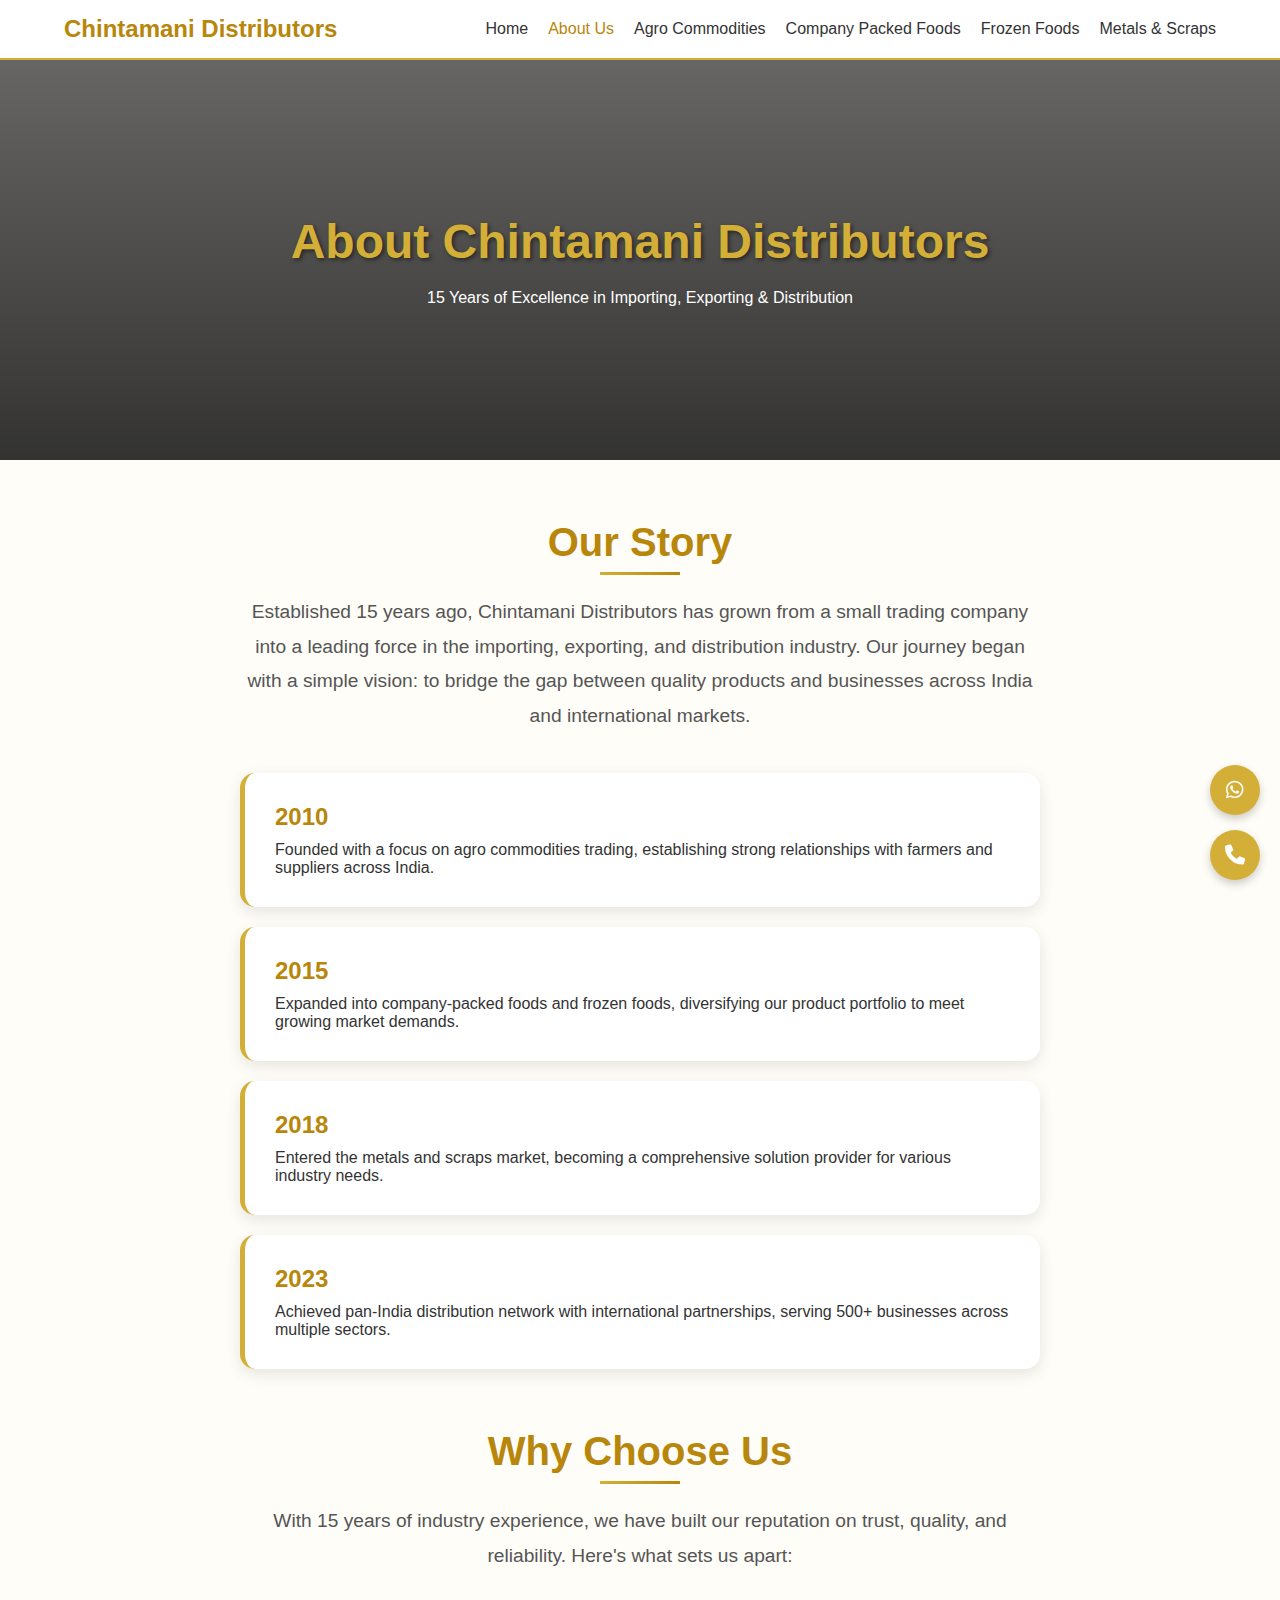
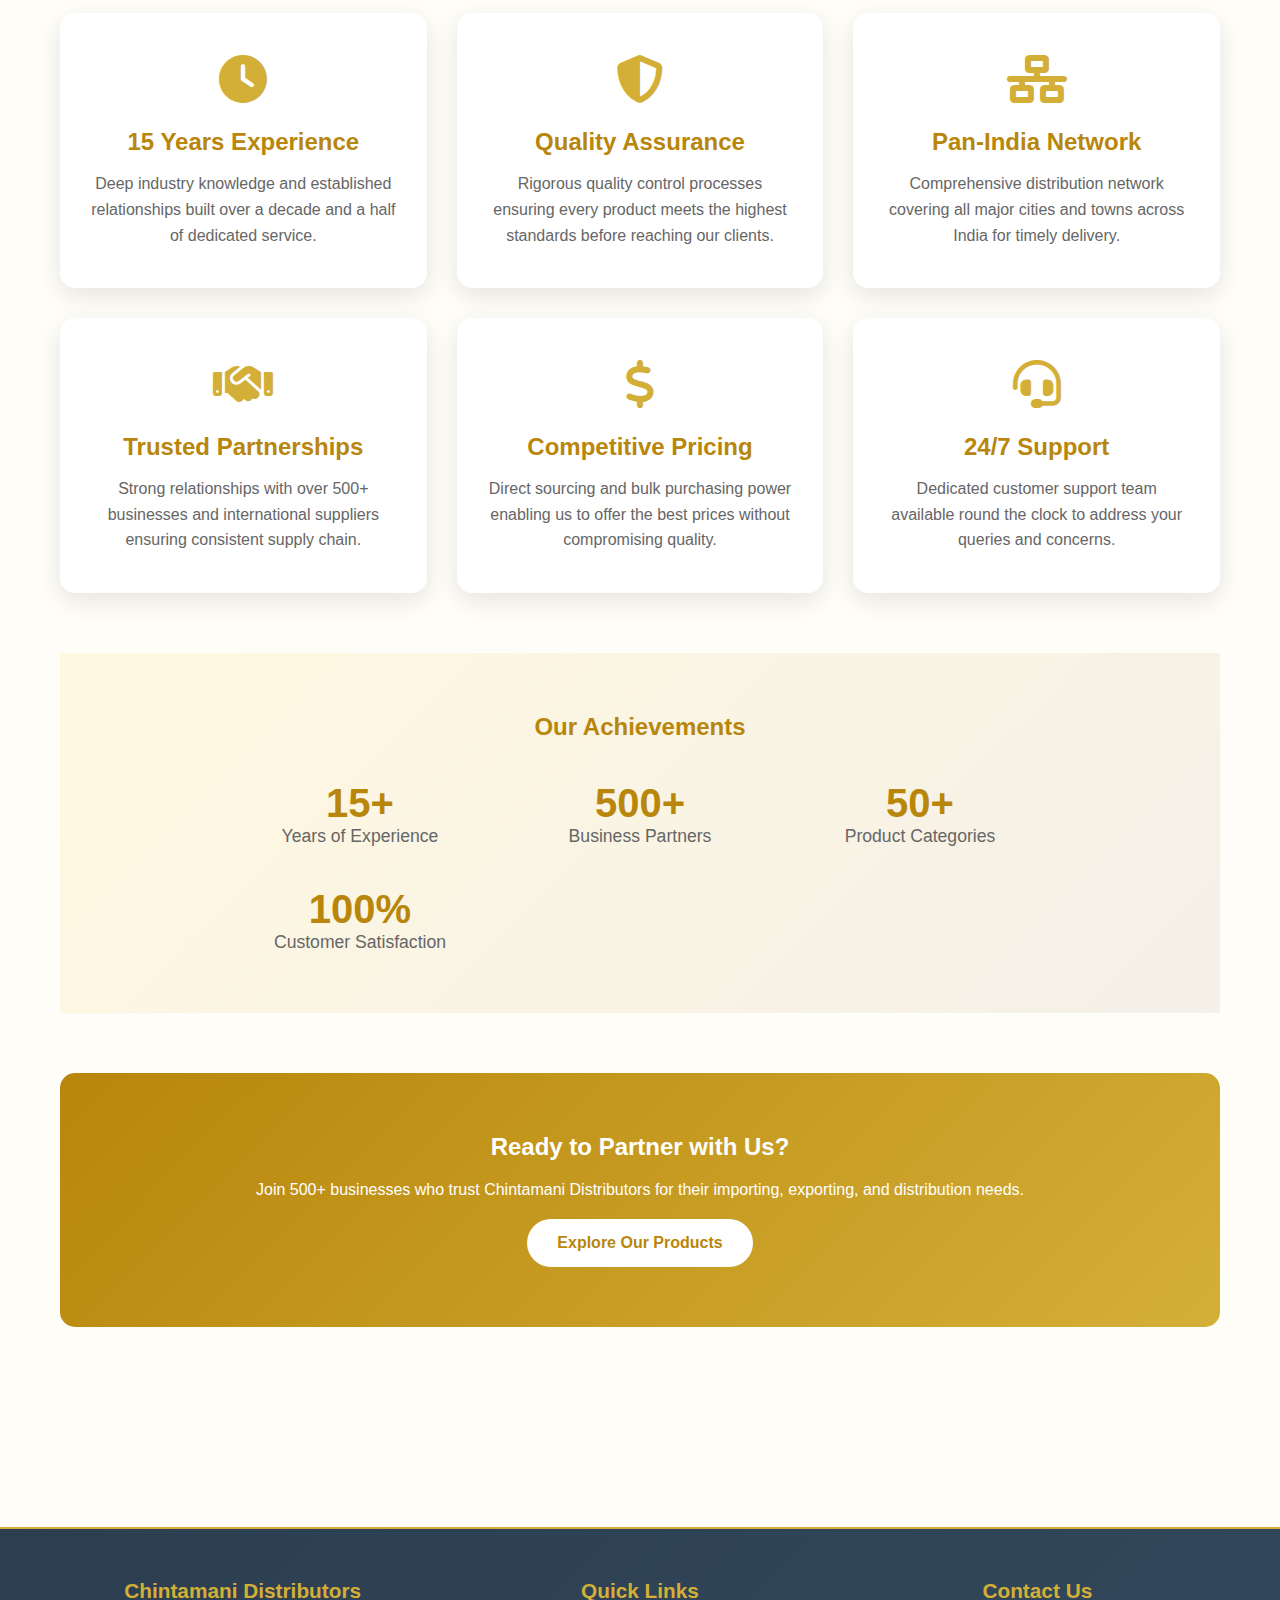
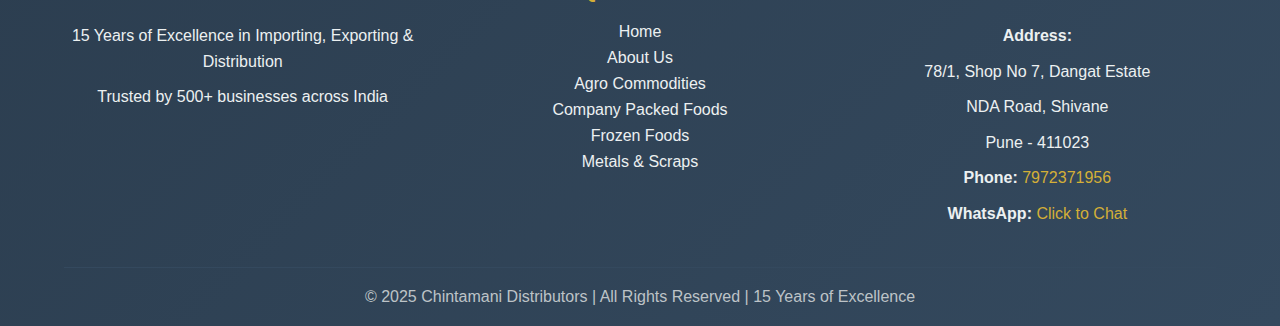
<file: about.html>
<!DOCTYPE html>
<html lang="en">
<head>
  <meta charset="utf-8" />
  <meta name="viewport" content="width=device-width,initial-scale=1" />
  <title>About Us - Chintamani Distributors</title>
  <link rel="stylesheet" href="style.css" />
  <link rel="stylesheet" href="https://cdnjs.cloudflare.com/ajax/libs/font-awesome/6.4.0/css/all.min.css" />
  <style>
    /* About Us Page Specific Styles */
    .about-hero {
      height: 400px;
      background: linear-gradient(rgba(0,0,0,0.6), rgba(0,0,0,0.8)), 
                  url('https://images.unsplash.com/photo-1556742049-0cfed4f6a45d?auto=format&q=80&w=1600&fit=crop');
      background-size: cover;
      background-position: center;
      display: flex;
      align-items: center;
      justify-content: center;
      color: white;
      text-align: center;
    }

    .about-hero h1 {
      font-size: 3rem;
      font-weight: 700;
      margin-bottom: 20px;
      color: #d4af37;
      text-shadow: 2px 2px 4px rgba(0,0,0,0.5);
    }

    .about-content {
      max-width: 1200px;
      margin: 0 auto;
      padding: 60px 20px;
    }

    .section {
      margin-bottom: 60px;
    }

    .section h2 {
      font-size: 2.5rem;
      color: #b8860b;
      margin-bottom: 30px;
      text-align: center;
      position: relative;
    }

    .section h2::after {
      content: '';
      position: absolute;
      bottom: -10px;
      left: 50%;
      transform: translateX(-50%);
      width: 80px;
      height: 3px;
      background: linear-gradient(90deg, #d4af37, #b8860b);
    }

    .about-text {
      font-size: 1.2rem;
      line-height: 1.8;
      color: #555;
      text-align: center;
      max-width: 800px;
      margin: 0 auto 40px;
    }

    .timeline {
      position: relative;
      max-width: 800px;
      margin: 0 auto;
    }

    .timeline-item {
      background: white;
      border-radius: 15px;
      padding: 30px;
      margin: 20px 0;
      box-shadow: 0 5px 15px rgba(0,0,0,0.1);
      border-left: 5px solid #d4af37;
    }

    .timeline-year {
      font-size: 1.5rem;
      font-weight: bold;
      color: #b8860b;
      margin-bottom: 10px;
    }

    .why-us-grid {
      display: grid;
      grid-template-columns: repeat(auto-fit, minmax(300px, 1fr));
      gap: 30px;
      margin-top: 40px;
    }

    .why-us-card {
      background: white;
      border-radius: 15px;
      padding: 40px 30px;
      text-align: center;
      box-shadow: 0 8px 25px rgba(0,0,0,0.1);
      transition: transform 0.3s ease;
    }

    .why-us-card:hover {
      transform: translateY(-5px);
    }

    .why-us-icon {
      font-size: 3rem;
      color: #d4af37;
      margin-bottom: 20px;
    }

    .why-us-card h3 {
      font-size: 1.5rem;
      color: #b8860b;
      margin-bottom: 15px;
    }

    .why-us-card p {
      color: #666;
      line-height: 1.6;
    }

    .stats-section {
      background: linear-gradient(135deg, #fff8e1, #f5f0e8);
      padding: 60px 20px;
      margin: 60px 0;
    }

    .stats-grid {
      display: grid;
      grid-template-columns: repeat(auto-fit, minmax(200px, 1fr));
      gap: 40px;
      max-width: 800px;
      margin: 0 auto;
    }

    .stat-item {
      text-align: center;
    }

    .stat-number {
      font-size: 2.5rem;
      font-weight: bold;
      color: #b8860b;
      display: block;
    }

    .stat-label {
      font-size: 1.1rem;
      color: #666;
      margin-top: 10px;
    }

    .cta-section {
      background: linear-gradient(135deg, #b8860b, #d4af37);
      color: white;
      padding: 60px 20px;
      text-align: center;
      border-radius: 15px;
      margin: 60px 0;
    }

    .cta-section h2 {
      color: white;
      margin-bottom: 20px;
    }

    .cta-button {
      display: inline-block;
      background: white;
      color: #b8860b;
      padding: 15px 30px;
      border-radius: 30px;
      text-decoration: none;
      font-weight: bold;
      margin-top: 20px;
      transition: transform 0.3s ease;
    }

    .cta-button:hover {
      transform: scale(1.05);
    }

    @media (max-width: 768px) {
      .about-hero h1 {
        font-size: 2.2rem;
      }
      
      .section h2 {
        font-size: 2rem;
      }
      
      .about-text {
        font-size: 1.1rem;
      }
    }
  </style>
</head>
<body>
  <header>
    <div class="container header-inner">
      <div class="logo">Chintamani Distributors</div>
      <nav>
        <ul>
          <li><a href="index.html">Home</a></li>
          <li><a href="about.html" class="active">About Us</a></li>
          <li><a href="agro.html">Agro Commodities</a></li>
          <li><a href="packed.html">Company Packed Foods</a></li>
          <li><a href="frozen.html">Frozen Foods</a></li>
          <li><a href="metals.html">Metals & Scraps</a></li>
        </ul>
      </nav>
    </div>
  </header>

  <section class="about-hero">
    <div>
      <h1>About Chintamani Distributors</h1>
      <p>15 Years of Excellence in Importing, Exporting & Distribution</p>
    </div>
  </section>

  <div class="about-content">
    <!-- Our Story Section -->
    <section class="section">
      <h2>Our Story</h2>
      <p class="about-text">
        Established 15 years ago, Chintamani Distributors has grown from a small trading company 
        into a leading force in the importing, exporting, and distribution industry. Our journey 
        began with a simple vision: to bridge the gap between quality products and businesses 
        across India and international markets.
      </p>
      
      <div class="timeline">
        <div class="timeline-item">
          <div class="timeline-year">2010</div>
          <p>Founded with a focus on agro commodities trading, establishing strong relationships 
             with farmers and suppliers across India.</p>
        </div>
        
        <div class="timeline-item">
          <div class="timeline-year">2015</div>
          <p>Expanded into company-packed foods and frozen foods, diversifying our product 
             portfolio to meet growing market demands.</p>
        </div>
        
        <div class="timeline-item">
          <div class="timeline-year">2018</div>
          <p>Entered the metals and scraps market, becoming a comprehensive solution provider 
             for various industry needs.</p>
        </div>
        
        <div class="timeline-item">
          <div class="timeline-year">2023</div>
          <p>Achieved pan-India distribution network with international partnerships, 
             serving 500+ businesses across multiple sectors.</p>
        </div>
      </div>
    </section>

    <!-- Why Us Section -->
    <section class="section">
      <h2>Why Choose Us</h2>
      <p class="about-text">
        With 15 years of industry experience, we have built our reputation on trust, quality, 
        and reliability. Here's what sets us apart:
      </p>
      
      <div class="why-us-grid">
        <div class="why-us-card">
          <div class="why-us-icon">
            <i class="fas fa-clock"></i>
          </div>
          <h3>15 Years Experience</h3>
          <p>Deep industry knowledge and established relationships built over a decade and a half of dedicated service.</p>
        </div>
        
        <div class="why-us-card">
          <div class="why-us-icon">
            <i class="fas fa-shield-alt"></i>
          </div>
          <h3>Quality Assurance</h3>
          <p>Rigorous quality control processes ensuring every product meets the highest standards before reaching our clients.</p>
        </div>
        
        <div class="why-us-card">
          <div class="why-us-icon">
            <i class="fas fa-network-wired"></i>
          </div>
          <h3>Pan-India Network</h3>
          <p>Comprehensive distribution network covering all major cities and towns across India for timely delivery.</p>
        </div>
        
        <div class="why-us-card">
          <div class="why-us-icon">
            <i class="fas fa-handshake"></i>
          </div>
          <h3>Trusted Partnerships</h3>
          <p>Strong relationships with over 500+ businesses and international suppliers ensuring consistent supply chain.</p>
        </div>
        
        <div class="why-us-card">
          <div class="why-us-icon">
            <i class="fas fa-dollar-sign"></i>
          </div>
          <h3>Competitive Pricing</h3>
          <p>Direct sourcing and bulk purchasing power enabling us to offer the best prices without compromising quality.</p>
        </div>
        
        <div class="why-us-card">
          <div class="why-us-icon">
            <i class="fas fa-headset"></i>
          </div>
          <h3>24/7 Support</h3>
          <p>Dedicated customer support team available round the clock to address your queries and concerns.</p>
        </div>
      </div>
    </section>

    <!-- Statistics Section -->
    <section class="stats-section">
      <h2 style="text-align: center; margin-bottom: 40px; color: #b8860b;">Our Achievements</h2>
      <div class="stats-grid">
        <div class="stat-item">
          <span class="stat-number">15+</span>
          <span class="stat-label">Years of Experience</span>
        </div>
        <div class="stat-item">
          <span class="stat-number">500+</span>
          <span class="stat-label">Business Partners</span>
        </div>
        <div class="stat-item">
          <span class="stat-number">50+</span>
          <span class="stat-label">Product Categories</span>
        </div>
        <div class="stat-item">
          <span class="stat-number">100%</span>
          <span class="stat-label">Customer Satisfaction</span>
        </div>
      </div>
    </section>

    <!-- Call to Action -->
    <section class="cta-section">
      <h2>Ready to Partner with Us?</h2>
      <p>Join 500+ businesses who trust Chintamani Distributors for their importing, exporting, and distribution needs.</p>
      <a href="index.html" class="cta-button">Explore Our Products</a>
    </section>
  </div>

   <footer>
    <div class="container">
      <div class="footer-content">
        <div class="footer-section">
          <h3>Chintamani Distributors</h3>
          <p>15 Years of Excellence in Importing, Exporting & Distribution</p>
          <p>Trusted by 500+ businesses across India</p>
        </div>
        
        <div class="footer-section">
          <h3>Quick Links</h3>
          <ul>
            <li><a href="index.html">Home</a></li>
            <li><a href="about.html">About Us</a></li>
            <li><a href="agro.html">Agro Commodities</a></li>
            <li><a href="packed.html">Company Packed Foods</a></li>
            <li><a href="frozen.html">Frozen Foods</a></li>
            <li><a href="metals.html">Metals & Scraps</a></li>
          </ul>
        </div>
        
        <div class="footer-section">
          <h3>Contact Us</h3>
          <p><strong>Address:</strong></p>
          <p>78/1, Shop No 7, Dangat Estate</p>
          <p>NDA Road, Shivane</p>
          <p>Pune - 411023</p>
          <p><strong>Phone:</strong> <a href="tel:7972371956">7972371956</a></p>
          <p><strong>WhatsApp:</strong> <a href="https://wa.me/7972371956">Click to Chat</a></p>
        </div>
      </div>
      
      <div class="footer-bottom">
        <p>&copy; 2025 Chintamani Distributors | All Rights Reserved | 15 Years of Excellence</p>
      </div>
    </div>
  </footer>

  <style>
    footer {
      background: linear-gradient(135deg, #2c3e50, #34495e);
      color: white;
      padding: 50px 0 20px;
      margin-top: 80px;
    }

    .footer-content {
      display: grid;
      grid-template-columns: repeat(auto-fit, minmax(250px, 1fr));
      gap: 40px;
      margin-bottom: 30px;
    }

    .footer-section h3 {
      color: #d4af37;
      margin-bottom: 20px;
      font-size: 1.3rem;
    }

    .footer-section p {
      margin-bottom: 10px;
      color: #ecf0f1;
      line-height: 1.6;
    }

    .footer-section ul {
      list-style: none;
    }

    .footer-section ul li {
      margin-bottom: 8px;
    }

    .footer-section ul li a {
      color: #ecf0f1;
      text-decoration: none;
      transition: color 0.3s ease;
    }

    .footer-section ul li a:hover {
      color: #d4af37;
    }

    .footer-section a {
      color: #d4af37;
      text-decoration: none;
    }

    .footer-section a:hover {
      text-decoration: underline;
    }

    .footer-bottom {
      border-top: 1px solid #34495e;
      padding-top: 20px;
      text-align: center;
      color: #bdc3c7;
    }

    @media (max-width: 768px) {
      .footer-content {
        grid-template-columns: 1fr;
        text-align: center;
      }
    }
  </style>

  <!-- Contact Icons -->
  <div class="contact-icons">
    <a href="https://wa.me/7972371956?text=HI!%20WELCOME%20TO%20CHINTAMANI%20DISTRIBUTORS" target="_blank" class="contact-icon whatsapp-icon" title="WhatsApp">
      <i class="fab fa-whatsapp"></i>
    </a>
    <a href="tel:7972371956" class="contact-icon call-icon" title="Call">
      <i class="fas fa-phone"></i>
    </a>
  </div>
</body>
</html>
</file>
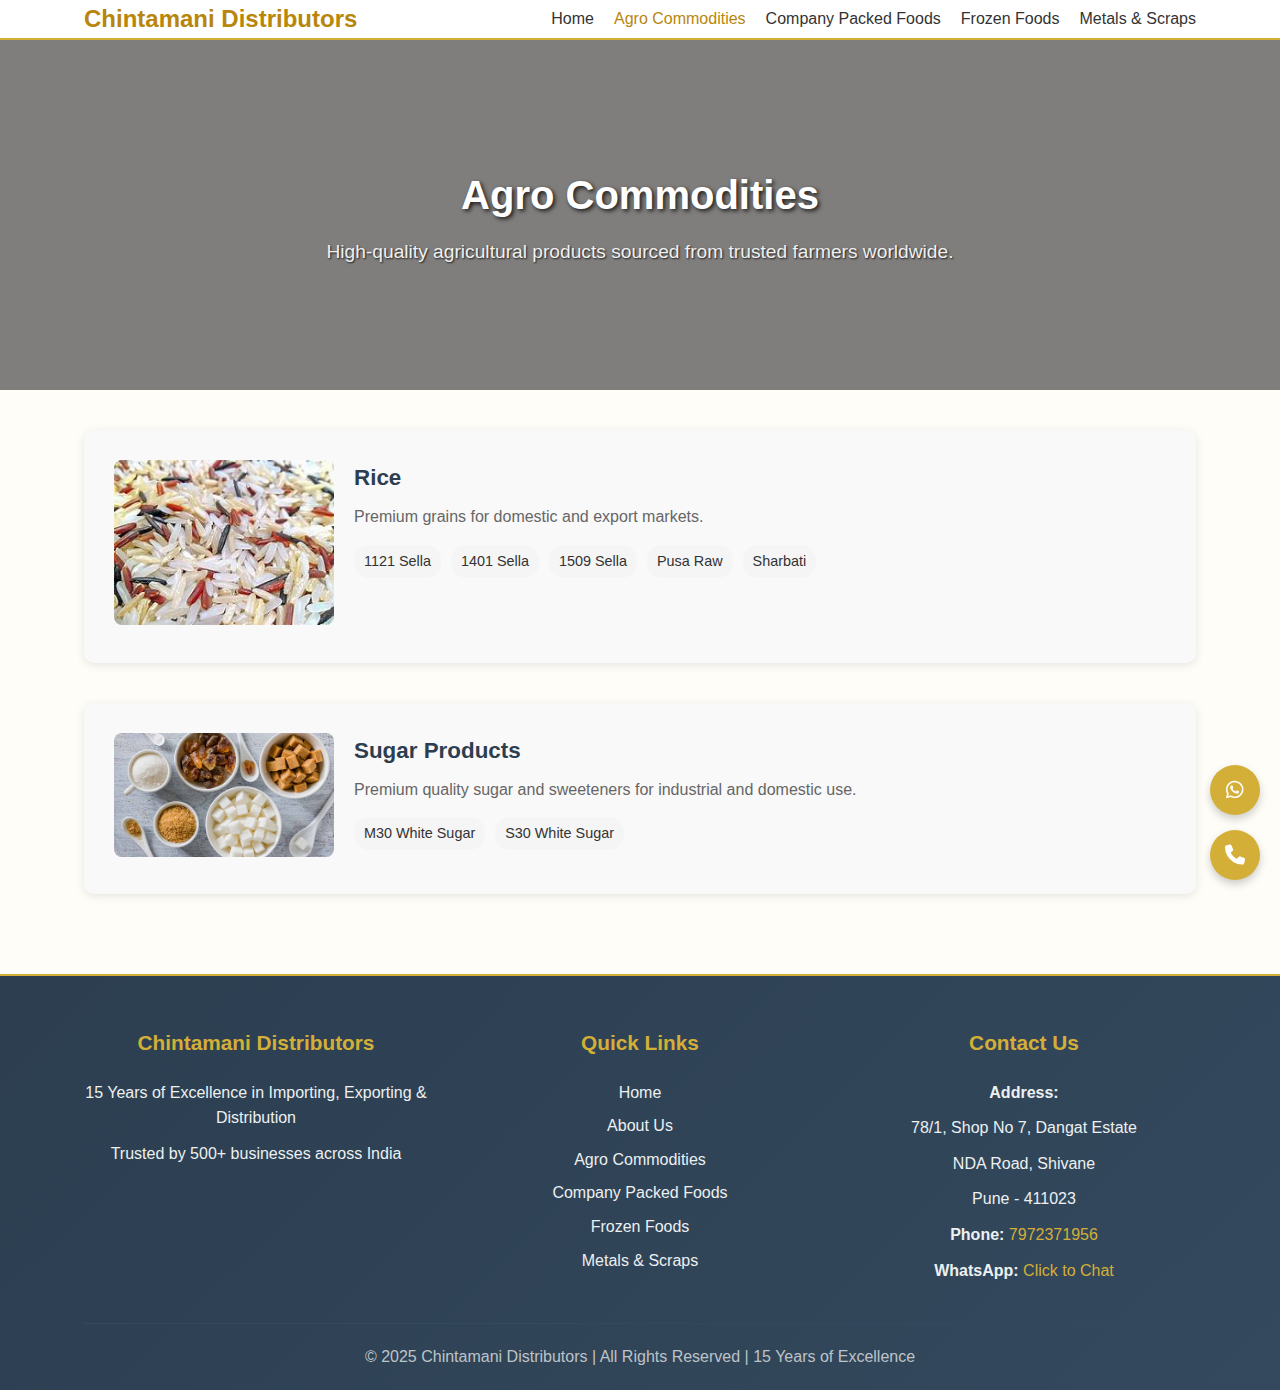
<file: agro.html>
<!DOCTYPE html>
<html lang="en">
<head>
  <meta charset="utf-8" />
  <meta name="viewport" content="width=device-width,initial-scale=1" />
  <title>Agro Commodities - Chintamani Distributors</title>
  <link rel="stylesheet" href="style.css" />
  <link rel="stylesheet" href="https://cdnjs.cloudflare.com/ajax/libs/font-awesome/6.4.0/css/all.min.css" />
  <style>
    /* Mobile-first reset */
    * {
      margin: 0;
      padding: 0;
      box-sizing: border-box;
    }
    
    body {
      font-family: Arial, sans-serif;
      line-height: 1.6;
      color: #333;
    }
    
    .container {
      max-width: 1200px;
      margin: 0 auto;
      padding: 0 20px;
    }
    
    .product-section {
      display: flex;
      flex-direction: column;
      margin: 40px 0;
      padding: 30px;
      background: #f9f9f9;
      border-radius: 10px;
      box-shadow: 0 2px 10px rgba(0,0,0,0.1);
    }
    
    .product-image {
      flex: 0 0 200px;
      margin-bottom: 20px;
    }
    
    .product-image img {
      width: 100%;
      height: auto;
      border-radius: 8px;
      transition: opacity 0.3s ease;
    }
    
    .product-info h3 {
      color: #2c3e50;
      margin-bottom: 8px;
      font-size: 1.4rem;
      font-weight: bold;
    }
    
    .product-info p {
      margin-bottom: 15px;
      color: #666;
    }
    
    .product-info ul {
      list-style: none;
      display: flex;
      flex-wrap: wrap;
      justify-content: center;
      gap: 10px;
    }
    
    .product-info ul li { 
      margin-bottom: 0; 
    }
    
    .product-info ul li a { 
      text-decoration: none; 
      color: #333; 
      font-size: 0.9rem; 
      padding: 5px 10px; 
      background: #f5f5f5; 
      border-radius: 15px; 
      transition: all 0.3s; 
      display: inline-block;
      cursor: pointer;
    }
    
    .product-info ul li a:hover { 
      background: #d4af37; 
      color: white; 
      transform: translateY(-2px);
    }
    
    @media (min-width: 768px) { 
      .product-section { 
        flex-direction: row; 
        align-items: flex-start;
      } 
      .product-image { 
        flex: 0 0 220px; 
        margin-bottom: 0;
        margin-right: 20px;
      } 
      .product-info { 
        flex: 1; 
        text-align: left;
      } 
      .product-info ul { 
        justify-content: flex-start; 
      }
      .hero-text h1 { font-size: 2.5rem; } 
      .hero-text p { font-size: 1.2rem; } 
    }
  </style>
</head>
<body>
  <header>
    <div class="container header-inner">
      <div class="logo">Chintamani Distributors</div>
      <nav>
        <ul>
          <li><a href="index.html">Home</a></li>
          <li><a href="agro.html" class="active">Agro Commodities</a></li>
          <li><a href="packed.html">Company Packed Foods</a></li>
          <li><a href="frozen.html">Frozen Foods</a></li>
          <li><a href="metals.html">Metals & Scraps</a></li>
        </ul>
      </nav>
    </div>
  </header>

  <section class="hero" style="background-image:url('https://images.unsplash.com/photo-1592928309194-c6e80f3d7c72?auto=format&q=80&w=1600&fit=crop'); position: relative;">
    <div style="position: absolute; top: 0; left: 0; right: 0; bottom: 0; background: rgba(0,0,0,0.5);"></div>
    <div class="hero-text" style="position: relative; z-index: 2;">
      <h1 style="color: #ffffff; text-shadow: 2px 2px 4px rgba(0,0,0,0.8);">Agro Commodities</h1>
      <p style="color: #f0f0f0; text-shadow: 1px 1px 2px rgba(0,0,0,0.8);">High-quality agricultural products sourced from trusted farmers worldwide.</p>
    </div>
  </section>

  <main class="container">
    <div class="product-section">
      <div class="product-image">
        <img src="images/rice/OIP.jpg" id="grainsImage" alt="Rice">
      </div>
      <div class="product-info">
        <h3>Rice</h3>
        <p>Premium grains for domestic and export markets.</p>
        <ul>
          <li><a onclick="changeImage('grainsImage','images/rice/1121.webp')">1121 Sella</a></li>
          <li><a onclick="changeImage('grainsImage','images/rice/1401.webp')">1401 Sella</a></li>
          <li><a onclick="changeImage('grainsImage','images/rice/1509.webp')">1509 Sella</a></li>
          <li><a onclick="changeImage('grainsImage','images/rice/PusaRaw.jpg')">Pusa Raw</a></li>
          <li><a onclick="changeImage('grainsImage','images/rice/Sharbati.jpg')">Sharbati</a></li>
        </ul>
      </div>
    </div>

    <div class="product-section">
      <div class="product-image">
        <img src="images/sugar/sugar.jpg" id="sugarImage" alt="Sugar" onerror="this.src='https://via.placeholder.com/500x300?text=Sugar+Products'">
      </div>
      <div class="product-info">
        <h3>Sugar Products</h3>
        <p>Premium quality sugar and sweeteners for industrial and domestic use.</p>
        <ul>
          <li><a onclick="changeImage('sugarImage','images/sugar/m30.jpeg')">M30 White Sugar</a></li>
          <li><a onclick="changeImage('sugarImage','images/sugar/s30.jpeg')">S30 White Sugar</a></li>
        </ul>
      </div>
    </div>

    
  </main>

   <footer>
    <div class="container">
      <div class="footer-content">
        <div class="footer-section">
          <h3>Chintamani Distributors</h3>
          <p>15 Years of Excellence in Importing, Exporting & Distribution</p>
          <p>Trusted by 500+ businesses across India</p>
        </div>
        
        <div class="footer-section">
          <h3>Quick Links</h3>
          <ul>
            <li><a href="index.html">Home</a></li>
            <li><a href="about.html">About Us</a></li>
            <li><a href="agro.html">Agro Commodities</a></li>
            <li><a href="packed.html">Company Packed Foods</a></li>
            <li><a href="frozen.html">Frozen Foods</a></li>
            <li><a href="metals.html">Metals & Scraps</a></li>
          </ul>
        </div>
        
        <div class="footer-section">
          <h3>Contact Us</h3>
          <p><strong>Address:</strong></p>
          <p>78/1, Shop No 7, Dangat Estate</p>
          <p>NDA Road, Shivane</p>
          <p>Pune - 411023</p>
          <p><strong>Phone:</strong> <a href="tel:7972371956">7972371956</a></p>
          <p><strong>WhatsApp:</strong> <a href="https://wa.me/7972371956">Click to Chat</a></p>
        </div>
      </div>
      
      <div class="footer-bottom">
        <p>&copy; 2025 Chintamani Distributors | All Rights Reserved | 15 Years of Excellence</p>
      </div>
    </div>
  </footer>

  <style>
    footer {
      background: linear-gradient(135deg, #2c3e50, #34495e);
      color: white;
      padding: 50px 0 20px;
      margin-top: 80px;
    }

    .footer-content {
      display: grid;
      grid-template-columns: repeat(auto-fit, minmax(250px, 1fr));
      gap: 40px;
      margin-bottom: 30px;
    }

    .footer-section h3 {
      color: #d4af37;
      margin-bottom: 20px;
      font-size: 1.3rem;
    }

    .footer-section p {
      margin-bottom: 10px;
      color: #ecf0f1;
      line-height: 1.6;
    }

    .footer-section ul {
      list-style: none;
    }

    .footer-section ul li {
      margin-bottom: 8px;
    }

    .footer-section ul li a {
      color: #ecf0f1;
      text-decoration: none;
      transition: color 0.3s ease;
    }

    .footer-section ul li a:hover {
      color: #d4af37;
    }

    .footer-section a {
      color: #d4af37;
      text-decoration: none;
    }

    .footer-section a:hover {
      text-decoration: underline;
    }

    .footer-bottom {
      border-top: 1px solid #34495e;
      padding-top: 20px;
      text-align: center;
      color: #bdc3c7;
    }

    @media (max-width: 768px) {
      .footer-content {
        grid-template-columns: 1fr;
        text-align: center;
      }
    }
  </style>

  <!-- Contact Icons -->
  <div class="contact-icons">
    <a href="https://wa.me/7972371956?text=HI!%20WELCOME%20TO%20CHINTAMANI%20DISTRIBUTORS" target="_blank" class="contact-icon whatsapp-icon" title="WhatsApp">
      <i class="fab fa-whatsapp"></i>
    </a>
    <a href="tel:7972371956" class="contact-icon call-icon" title="Call">
      <i class="fas fa-phone"></i>
    </a>
  </div>

  <script>
    function changeImage(imageId, newSrc) {
      const img = document.getElementById(imageId);
      img.style.opacity = 0;
      setTimeout(() => {
        img.src = newSrc;
        img.style.opacity = 1;
      }, 200);
    }
  </script>
</body>
</html>
</file>
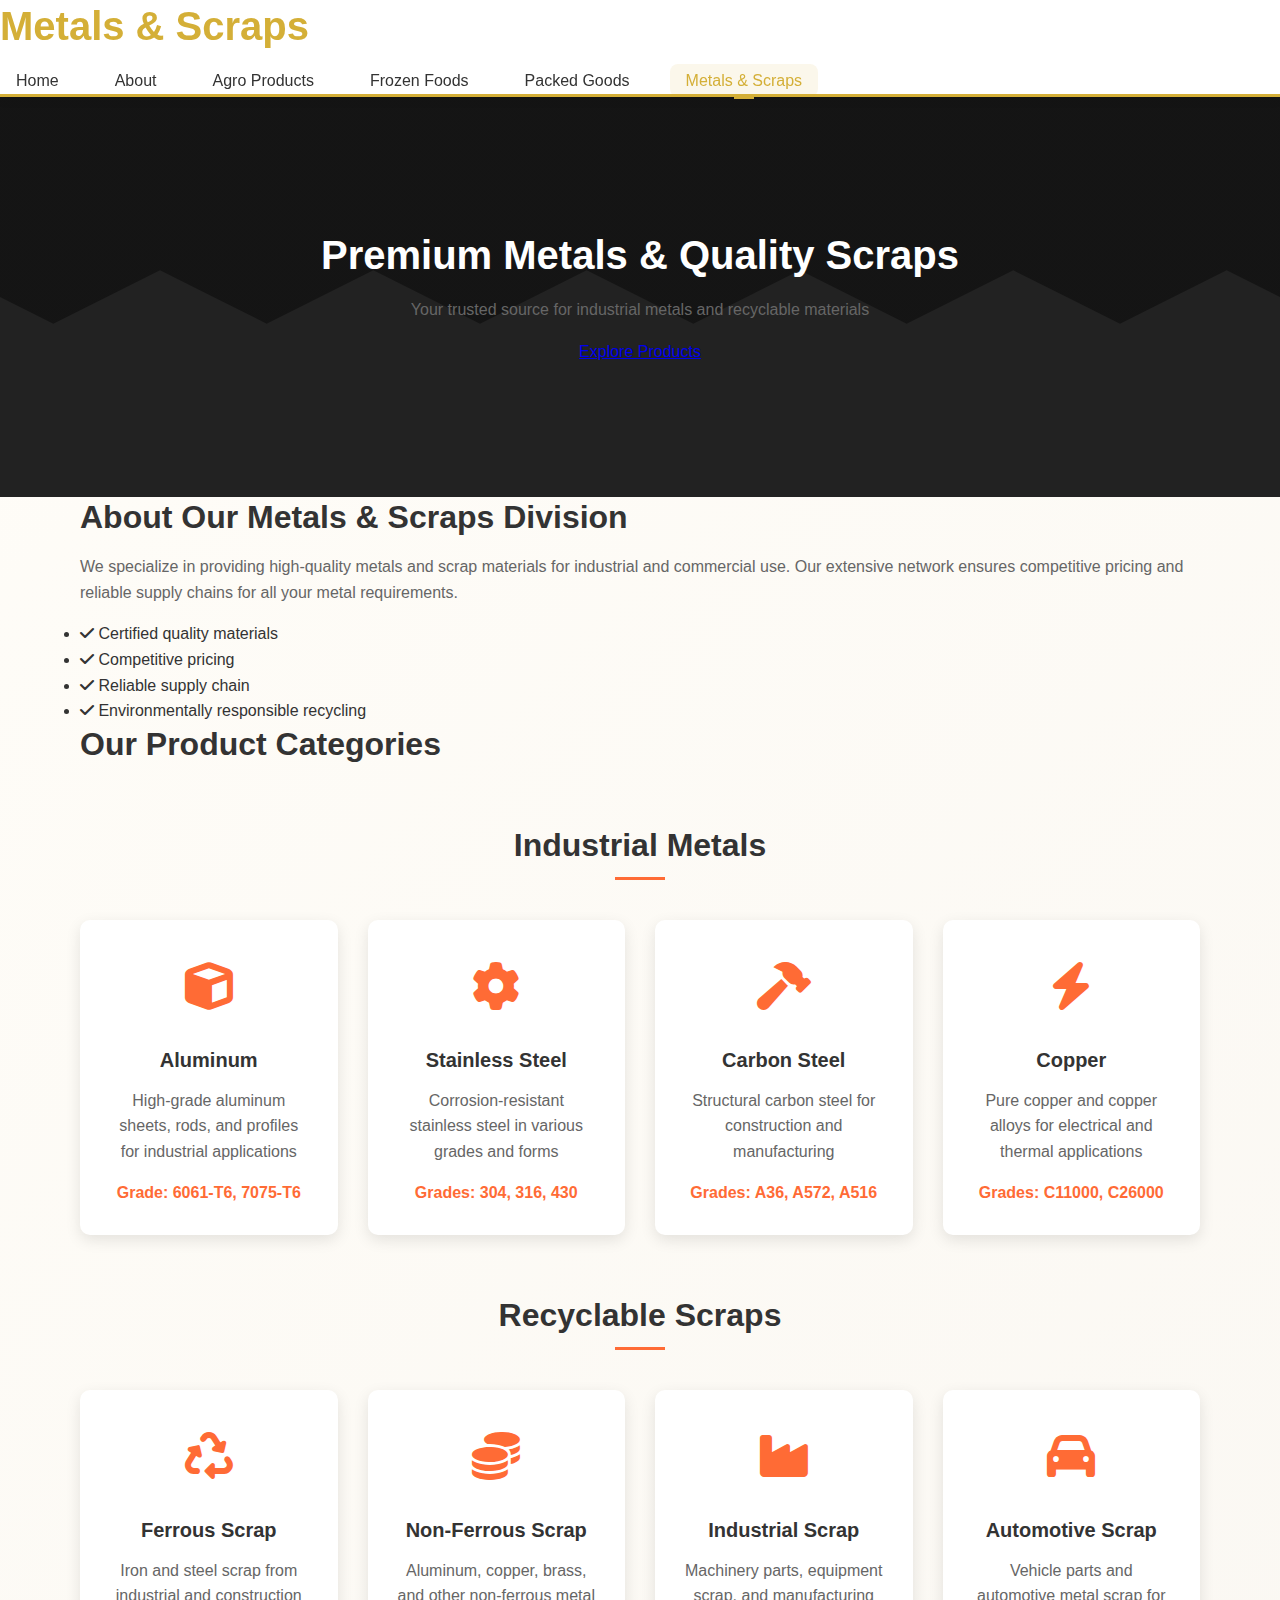
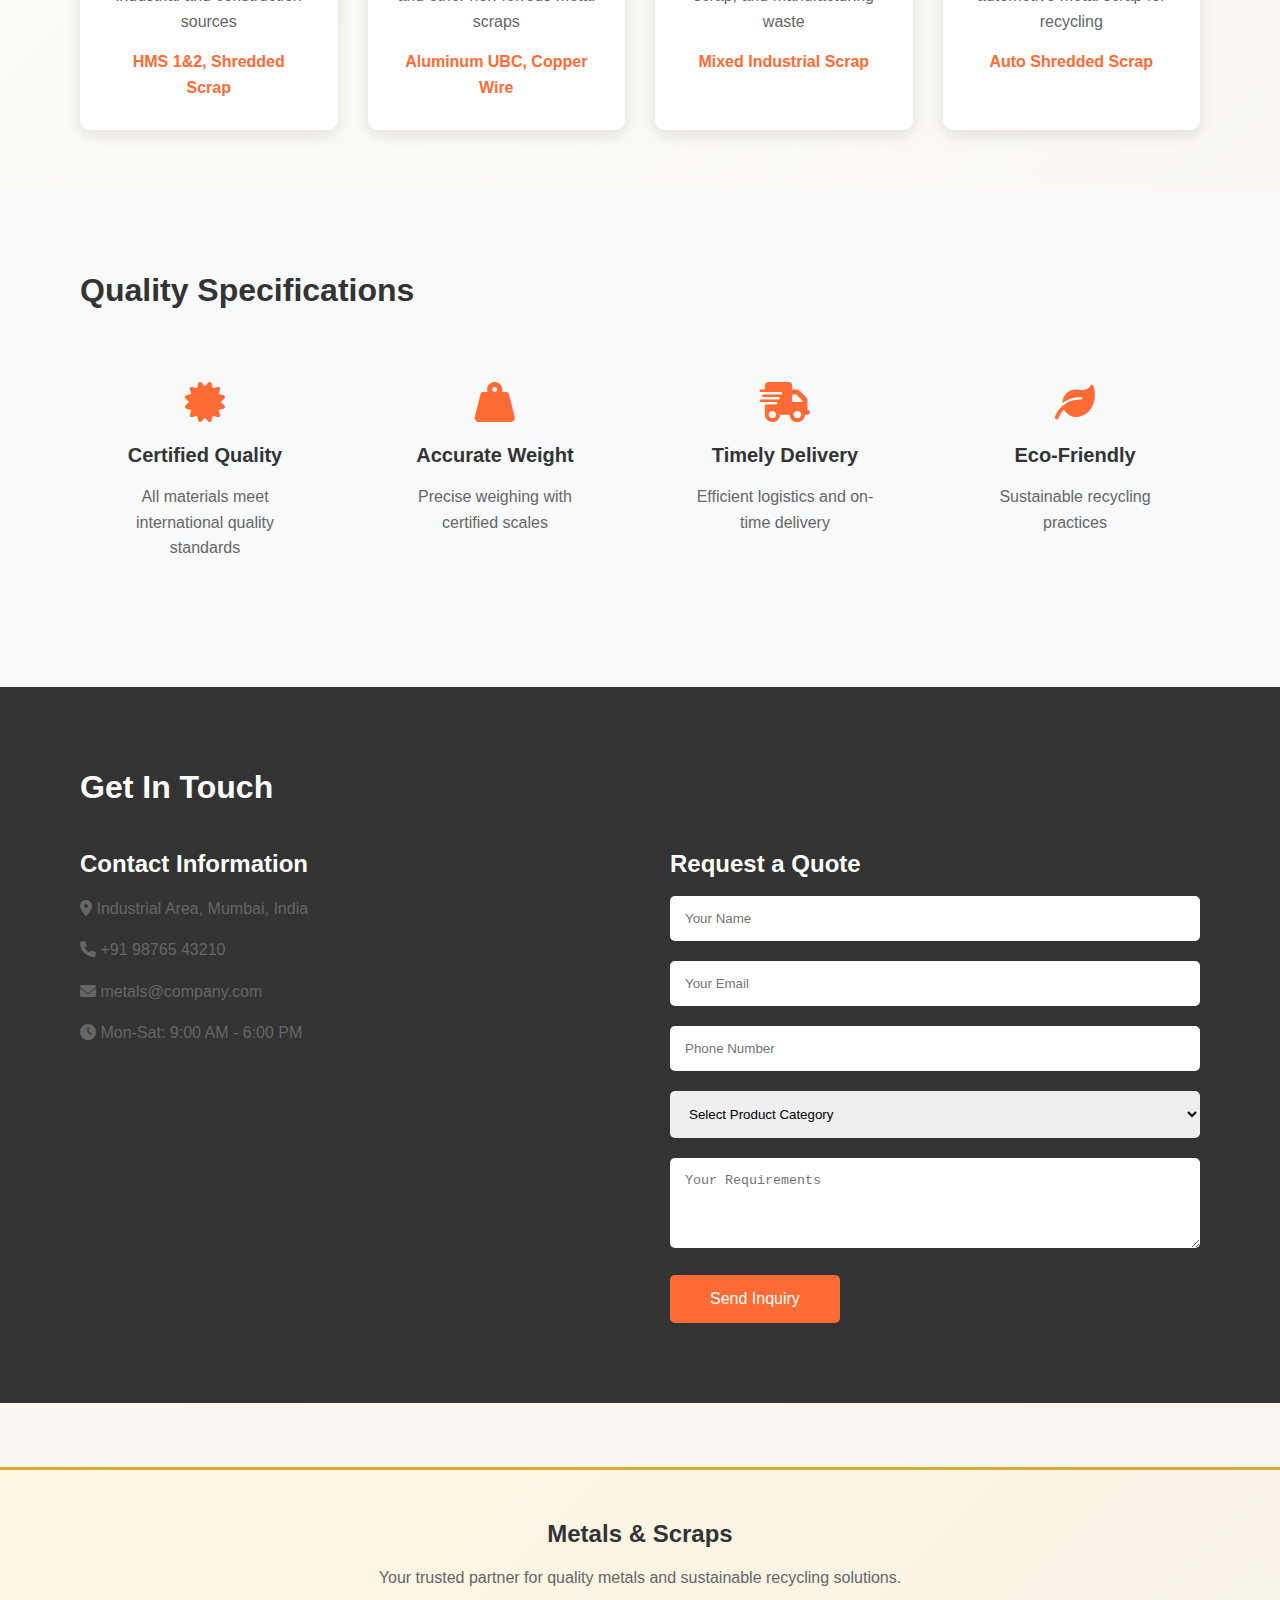
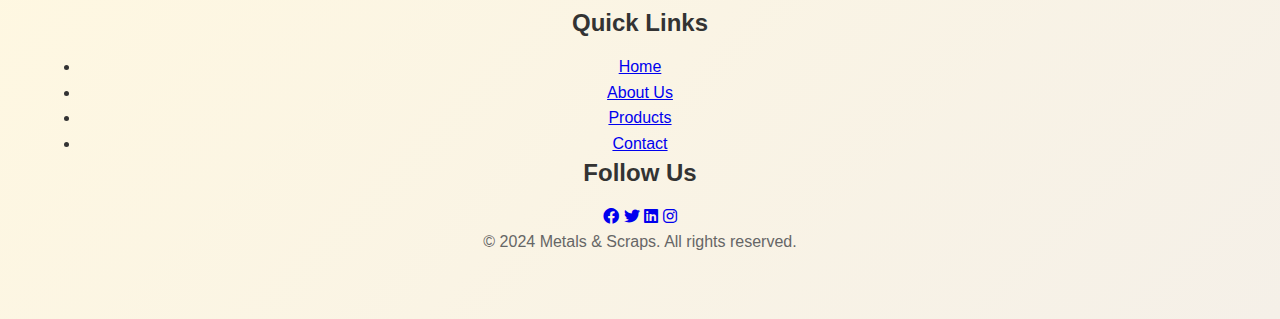
<file: metals.html>
<!DOCTYPE html>
<html lang="en">
<head>
    <meta charset="UTF-8">
    <meta name="viewport" content="width=device-width, initial-scale=1.0">
    <title>Metals & Scraps - Premium Quality Materials</title>
    <link rel="stylesheet" href="style.css">
    <link rel="stylesheet" href="styles.css">
    <link href="https://cdnjs.cloudflare.com/ajax/libs/font-awesome/6.0.0/css/all.min.css" rel="stylesheet">
</head>
<body>
    <!-- Header Section -->
    <header>
        <nav>
            <div class="logo">
                <h1>Metals & Scraps</h1>
            </div>
            <ul class="nav-links">
                <li><a href="index.html">Home</a></li>
                <li><a href="about.html">About</a></li>
                <li><a href="agro.html">Agro Products</a></li>
                <li><a href="frozen.html">Frozen Foods</a></li>
                <li><a href="packed.html">Packed Goods</a></li>
                <li><a href="metals-scraps.html" class="active">Metals & Scraps</a></li>
            </ul>
        </nav>
    </header>

    <!-- Hero Section -->
    <section class="hero metals-hero">
        <div class="hero-content">
            <h1>Premium Metals & Quality Scraps</h1>
            <p>Your trusted source for industrial metals and recyclable materials</p>
            <a href="#products" class="cta-button">Explore Products</a>
        </div>
    </section>

    <!-- About Section -->
    <section class="about-section">
        <div class="container">
            <h2>About Our Metals & Scraps Division</h2>
            <div class="about-content">
                <div class="about-text">
                    <p>We specialize in providing high-quality metals and scrap materials for industrial and commercial use. Our extensive network ensures competitive pricing and reliable supply chains for all your metal requirements.</p>
                    <ul>
                        <li><i class="fas fa-check"></i> Certified quality materials</li>
                        <li><i class="fas fa-check"></i> Competitive pricing</li>
                        <li><i class="fas fa-check"></i> Reliable supply chain</li>
                        <li><i class="fas fa-check"></i> Environmentally responsible recycling</li>
                    </ul>
                </div>
            </div>
        </div>
    </section>

    <!-- Products Section -->
    <section id="products" class="products-section">
        <div class="container">
            <h2>Our Product Categories</h2>
            
            <!-- Metals Section -->
            <div class="category-section">
                <h3>Industrial Metals</h3>
                <div class="product-grid">
                    <div class="product-card">
                        <div class="product-icon">
                            <i class="fas fa-cube"></i>
                        </div>
                        <h4>Aluminum</h4>
                        <p>High-grade aluminum sheets, rods, and profiles for industrial applications</p>
                        <span class="price-range">Grade: 6061-T6, 7075-T6</span>
                    </div>
                    
                    <div class="product-card">
                        <div class="product-icon">
                            <i class="fas fa-cog"></i>
                        </div>
                        <h4>Stainless Steel</h4>
                        <p>Corrosion-resistant stainless steel in various grades and forms</p>
                        <span class="price-range">Grades: 304, 316, 430</span>
                    </div>
                    
                    <div class="product-card">
                        <div class="product-icon">
                            <i class="fas fa-hammer"></i>
                        </div>
                        <h4>Carbon Steel</h4>
                        <p>Structural carbon steel for construction and manufacturing</p>
                        <span class="price-range">Grades: A36, A572, A516</span>
                    </div>
                    
                    <div class="product-card">
                        <div class="product-icon">
                            <i class="fas fa-bolt"></i>
                        </div>
                        <h4>Copper</h4>
                        <p>Pure copper and copper alloys for electrical and thermal applications</p>
                        <span class="price-range">Grades: C11000, C26000</span>
                    </div>
                </div>
            </div>

            <!-- Scraps Section -->
            <div class="category-section">
                <h3>Recyclable Scraps</h3>
                <div class="product-grid">
                    <div class="product-card">
                        <div class="product-icon">
                            <i class="fas fa-recycle"></i>
                        </div>
                        <h4>Ferrous Scrap</h4>
                        <p>Iron and steel scrap from industrial and construction sources</p>
                        <span class="price-range">HMS 1&2, Shredded Scrap</span>
                    </div>
                    
                    <div class="product-card">
                        <div class="product-icon">
                            <i class="fas fa-coins"></i>
                        </div>
                        <h4>Non-Ferrous Scrap</h4>
                        <p>Aluminum, copper, brass, and other non-ferrous metal scraps</p>
                        <span class="price-range">Aluminum UBC, Copper Wire</span>
                    </div>
                    
                    <div class="product-card">
                        <div class="product-icon">
                            <i class="fas fa-industry"></i>
                        </div>
                        <h4>Industrial Scrap</h4>
                        <p>Machinery parts, equipment scrap, and manufacturing waste</p>
                        <span class="price-range">Mixed Industrial Scrap</span>
                    </div>
                    
                    <div class="product-card">
                        <div class="product-icon">
                            <i class="fas fa-car"></i>
                        </div>
                        <h4>Automotive Scrap</h4>
                        <p>Vehicle parts and automotive metal scrap for recycling</p>
                        <span class="price-range">Auto Shredded Scrap</span>
                    </div>
                </div>
            </div>
        </div>
    </section>

    <!-- Specifications Section -->
    <section class="specifications-section">
        <div class="container">
            <h2>Quality Specifications</h2>
            <div class="specs-grid">
                <div class="spec-item">
                    <i class="fas fa-certificate"></i>
                    <h4>Certified Quality</h4>
                    <p>All materials meet international quality standards</p>
                </div>
                <div class="spec-item">
                    <i class="fas fa-weight-hanging"></i>
                    <h4>Accurate Weight</h4>
                    <p>Precise weighing with certified scales</p>
                </div>
                <div class="spec-item">
                    <i class="fas fa-shipping-fast"></i>
                    <h4>Timely Delivery</h4>
                    <p>Efficient logistics and on-time delivery</p>
                </div>
                <div class="spec-item">
                    <i class="fas fa-leaf"></i>
                    <h4>Eco-Friendly</h4>
                    <p>Sustainable recycling practices</p>
                </div>
            </div>
        </div>
    </section>

    <!-- Contact Section -->
    <section class="contact-section">
        <div class="container">
            <h2>Get In Touch</h2>
            <div class="contact-content">
                <div class="contact-info">
                    <h3>Contact Information</h3>
                    <p><i class="fas fa-map-marker-alt"></i> Industrial Area, Mumbai, India</p>
                    <p><i class="fas fa-phone"></i> +91 98765 43210</p>
                    <p><i class="fas fa-envelope"></i> metals@company.com</p>
                    <p><i class="fas fa-clock"></i> Mon-Sat: 9:00 AM - 6:00 PM</p>
                </div>
                <div class="contact-form">
                    <h3>Request a Quote</h3>
                    <form>
                        <input type="text" placeholder="Your Name" required>
                        <input type="email" placeholder="Your Email" required>
                        <input type="tel" placeholder="Phone Number">
                        <select required>
                            <option value="">Select Product Category</option>
                            <option value="aluminum">Aluminum</option>
                            <option value="steel">Stainless Steel</option>
                            <option value="carbon">Carbon Steel</option>
                            <option value="copper">Copper</option>
                            <option value="scrap">Scrap Materials</option>
                        </select>
                        <textarea placeholder="Your Requirements" rows="4" required></textarea>
                        <button type="submit" class="submit-btn">Send Inquiry</button>
                    </form>
                </div>
            </div>
        </div>
    </section>

    <!-- Footer -->
    <footer>
        <div class="container">
            <div class="footer-content">
                <div class="footer-section">
                    <h3>Metals & Scraps</h3>
                    <p>Your trusted partner for quality metals and sustainable recycling solutions.</p>
                </div>
                <div class="footer-section">
                    <h3>Quick Links</h3>
                    <ul>
                        <li><a href="index.html">Home</a></li>
                        <li><a href="about.html">About Us</a></li>
                        <li><a href="#products">Products</a></li>
                        <li><a href="#contact">Contact</a></li>
                    </ul>
                </div>
                <div class="footer-section">
                    <h3>Follow Us</h3>
                    <div class="social-icons">
                        <a href="#"><i class="fab fa-facebook"></i></a>
                        <a href="#"><i class="fab fa-twitter"></i></a>
                        <a href="#"><i class="fab fa-linkedin"></i></a>
                        <a href="#"><i class="fab fa-instagram"></i></a>
                    </div>
                </div>
            </div>
            <div class="footer-bottom">
                <p>&copy; 2024 Metals & Scraps. All rights reserved.</p>
            </div>
        </div>
    </footer>

    <style>
        /* Additional styles for metals-scraps page */
        .metals-hero {
            background: linear-gradient(rgba(0,0,0,0.6), rgba(0,0,0,0.6)), 
                        url('data:image/svg+xml,<svg xmlns="http://www.w3.org/2000/svg" viewBox="0 0 1200 600"><rect fill="%23333" width="1200" height="600"/><path fill="%23555" d="M0 300L50 325L100 300L150 275L200 300L250 325L300 300L350 275L400 300L450 325L500 300L550 275L600 300L650 325L700 300L750 275L800 300L850 325L900 300L950 275L1000 300L1050 325L1100 300L1150 275L1200 300V600H0V300Z"/></svg>');
            background-size: cover;
            background-position: center;
            color: white;
            text-align: center;
            padding: 150px 0;
        }

        .category-section {
            margin: 60px 0;
        }

        .category-section h3 {
            color: #333;
            font-size: 2em;
            margin-bottom: 30px;
            text-align: center;
            position: relative;
        }

        .category-section h3::after {
            content: '';
            display: block;
            width: 50px;
            height: 3px;
            background: #ff6b35;
            margin: 10px auto;
        }

        .product-grid {
            display: grid;
            grid-template-columns: repeat(auto-fit, minmax(250px, 1fr));
            gap: 30px;
            margin-top: 40px;
        }

        .product-card {
            background: white;
            border-radius: 10px;
            padding: 30px;
            box-shadow: 0 5px 15px rgba(0,0,0,0.1);
            text-align: center;
            transition: transform 0.3s;
        }

        .product-card:hover {
            transform: translateY(-5px);
        }

        .product-icon {
            font-size: 3em;
            color: #ff6b35;
            margin-bottom: 20px;
        }

        .product-card h4 {
            color: #333;
            margin-bottom: 15px;
        }

        .product-card p {
            color: #666;
            margin-bottom: 15px;
        }

        .price-range {
            color: #ff6b35;
            font-weight: bold;
        }

        .specifications-section {
            background: #f8f9fa;
            padding: 80px 0;
        }

        .specs-grid {
            display: grid;
            grid-template-columns: repeat(auto-fit, minmax(200px, 1fr));
            gap: 40px;
            margin-top: 40px;
        }

        .spec-item {
            text-align: center;
            padding: 30px;
        }

        .spec-item i {
            font-size: 2.5em;
            color: #ff6b35;
            margin-bottom: 20px;
        }

        .contact-section {
            padding: 80px 0;
            background: #333;
            color: white;
        }

        .contact-content {
            display: grid;
            grid-template-columns: 1fr 1fr;
            gap: 60px;
            margin-top: 40px;
        }

        .contact-form input,
        .contact-form select,
        .contact-form textarea {
            width: 100%;
            padding: 15px;
            margin-bottom: 20px;
            border: none;
            border-radius: 5px;
        }

        .submit-btn {
            background: #ff6b35;
            color: white;
            padding: 15px 40px;
            border: none;
            border-radius: 5px;
            cursor: pointer;
            font-size: 16px;
        }

        .submit-btn:hover {
            background: #e55a2b;
        }

        @media (max-width: 768px) {
            .contact-content {
                grid-template-columns: 1fr;
            }
            
            .product-grid {
                grid-template-columns: 1fr;
            }
        }
    </style>

    <script>
        // Smooth scrolling for anchor links
        document.querySelectorAll('a[href^="#"]').forEach(anchor => {
            anchor.addEventListener('click', function (e) {
                e.preventDefault();
                document.querySelector(this.getAttribute('href')).scrollIntoView({
                    behavior: 'smooth'
                });
            });
        });

        // Form submission handler
        document.querySelector('form').addEventListener('submit', function(e) {
            e.preventDefault();
            alert('Thank you for your inquiry! We will contact you shortly.');
            this.reset();
        });
    </script>
</body>
</html>
</file>
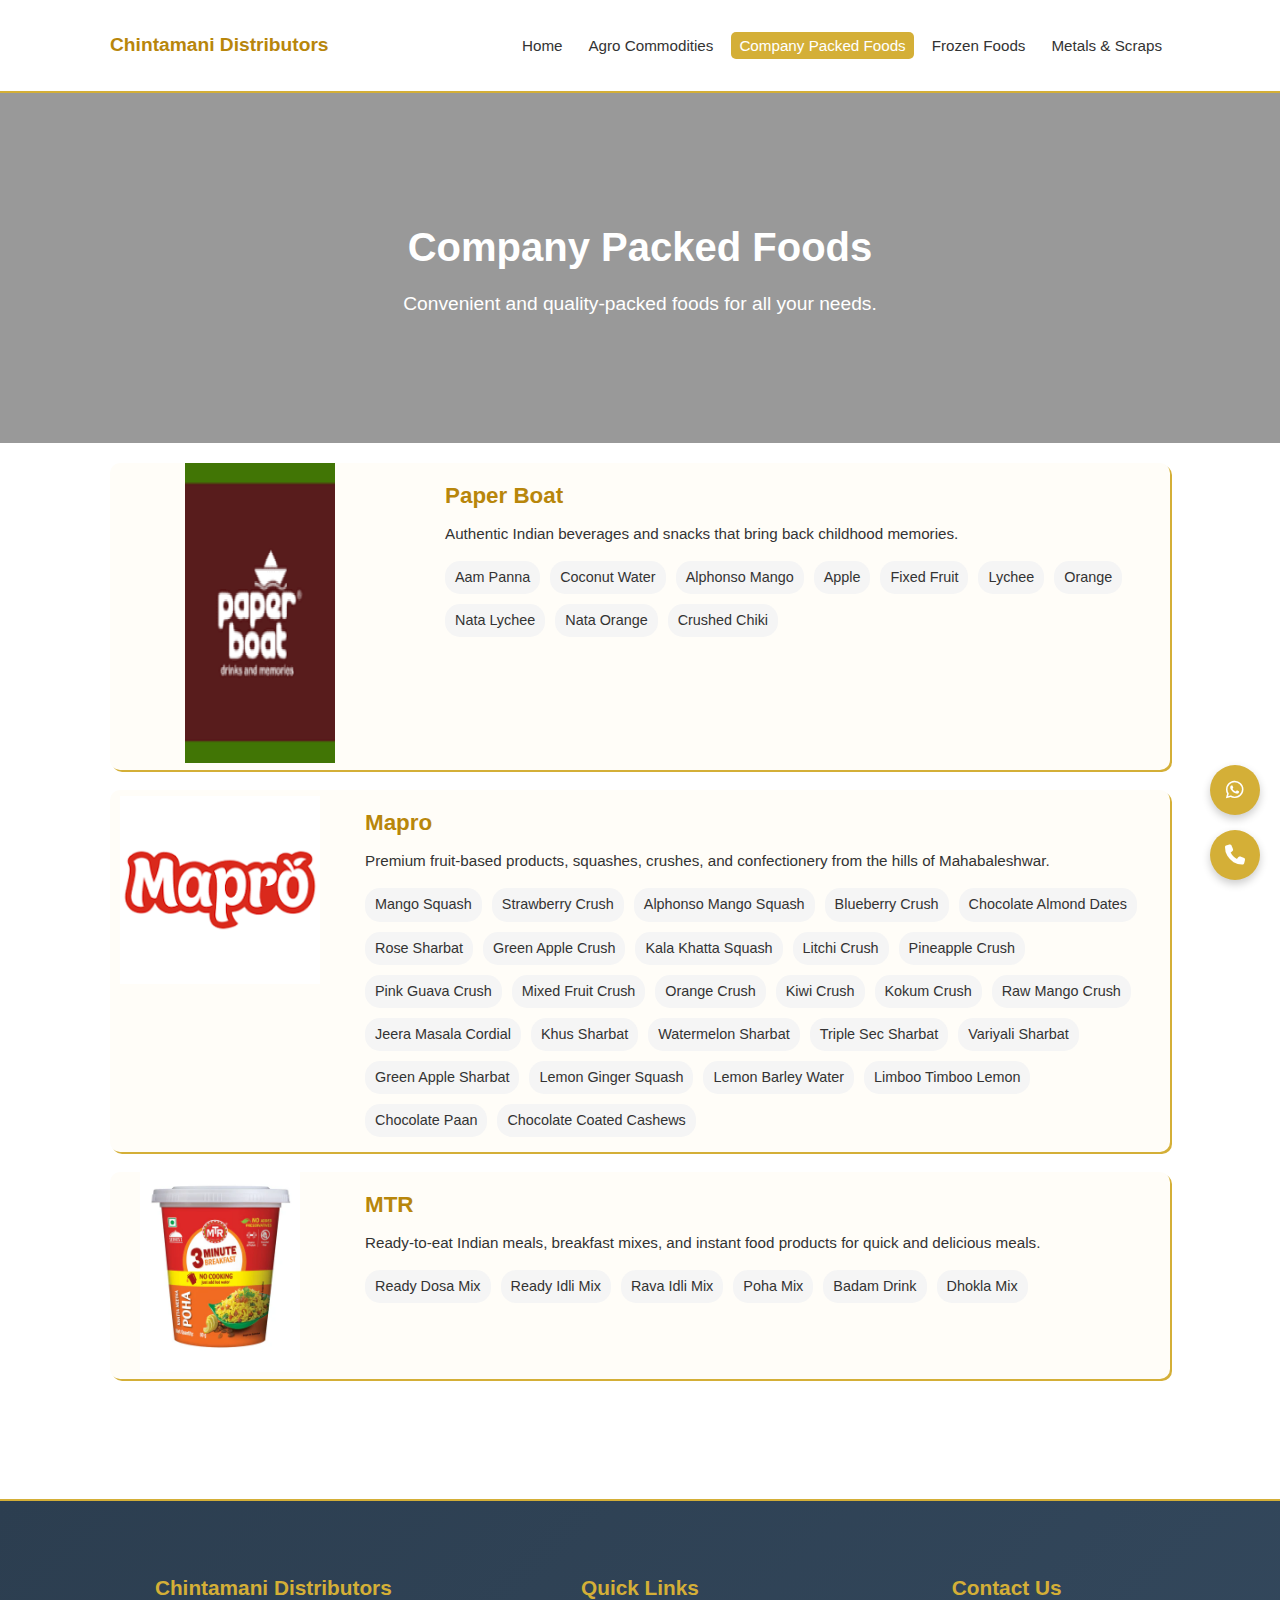
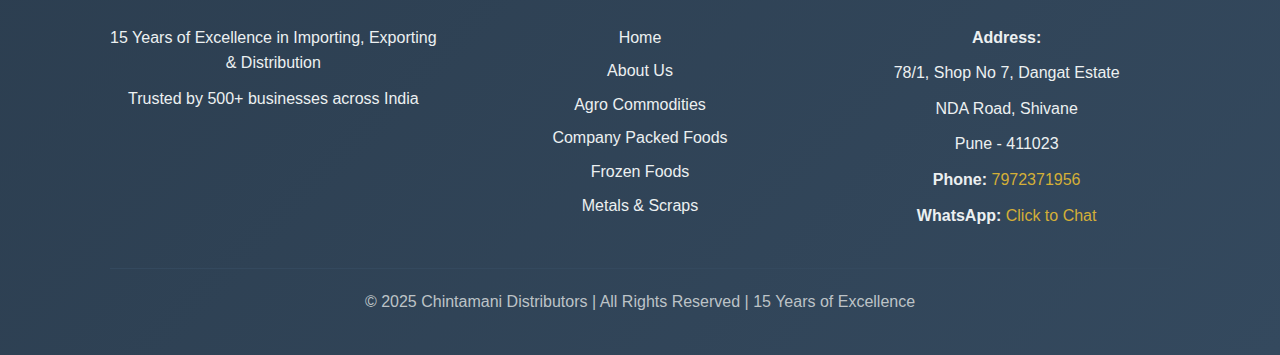
<file: packed.html>
<!DOCTYPE html>
<html lang="en">
<head>
  <meta charset="utf-8" />
  <meta name="viewport" content="width=device-width,initial-scale=1" />
  <title>Company Packed Foods - Chintamani Distributors</title>
  <link rel="stylesheet" href="style.css" />
  <link rel="stylesheet" href="https://cdnjs.cloudflare.com/ajax/libs/font-awesome/6.4.0/css/all.min.css" />
  <style>
    * { box-sizing: border-box; margin: 0; padding: 0; }
    body { font-family: Arial, sans-serif; line-height: 1.6; background: #fff; color: #333; }
    header { background: #fff; border-bottom: 2px solid #d4af37; padding: 10px 15px; }
    .header-inner { display: flex; flex-wrap: wrap; justify-content: space-between; align-items: center; }
    .logo { font-weight: bold; font-size: 1.2rem; color: #b8860b; }
    nav ul { list-style: none; display: flex; flex-wrap: wrap; gap: 10px; }
    nav ul li a { text-decoration: none; color: #333; font-size: 0.95rem; padding: 5px 8px; border-radius: 5px; transition: background 0.3s; }
    nav ul li a:hover, nav ul li a.active { background: #d4af37; color: white; }
    .hero { background-size: cover; background-position: center; padding: 60px 20px; text-align: center; color: white; position: relative; }
    .hero::after { content: ""; position: absolute; inset: 0; background: rgba(0,0,0,0.4); }
    .hero-text { position: relative; z-index: 2; }
    .hero-text h1 { font-size: 1.8rem; margin-bottom: 10px; }
    .hero-text p { font-size: 1rem; }
    .container { width: 100%; max-width: 1100px; margin: auto; padding: 20px; }
    
    /* Updated Product Section Styles */
    .product-section {
      display: flex;
      flex-direction: column;
      background: #fffdf8;
      border-radius: 10px;
      box-shadow: 2px 2px 0 #d4af37;
      margin-bottom: 20px;
      overflow: hidden;
      transition: box-shadow 0.3s;
    }
    .product-section:hover { box-shadow: 4px 4px 0 #b8860b; }
    .product-image { 
      text-align: center; 
      margin-bottom: 15px; 
      order: 1; /* Ensure image is first on mobile */
    }
    .product-image img { 
      width: 200px; 
      height: 200px; 
      object-fit: contain; 
      display: inline-block; 
      transition: opacity 0.3s ease;
    }
    
    .paperboat-image img {
      width: 300px;
      height: 300px;
      object-fit: contain;
      display: inline-block;
      transition: opacity 0.3s ease;
    }
    
    .mapro-image img {
      width: 200px;
      height: 200px;
      object-fit: contain;
      display: inline-block;
      transition: opacity 0.3s ease;
    }
    .product-info { 
      padding: 15px; 
      text-align: center; 
      order: 2; /* Ensure text comes after image on mobile */
    }
    .product-info h3 { color: #b8860b; margin-bottom: 8px; font-size: 1.4rem; font-weight: bold; }
    .product-info p { margin-bottom: 15px; font-size: 0.95rem; }
    .product-info ul { padding-left: 0; list-style: none; display: flex; flex-wrap: wrap; justify-content: center; gap: 10px; }
    .product-info ul li { margin-bottom: 0; }
    .product-info ul li a { 
      text-decoration: none; 
      color: #333; 
      font-size: 0.9rem; 
      padding: 5px 10px; 
      background: #f5f5f5; 
      border-radius: 15px; 
      transition: all 0.3s; 
      display: inline-block;
    }
    .product-info ul li a:hover { 
      background: #d4af37; 
      color: white; 
      transform: translateY(-2px);
    }
    @media (min-width: 768px) { 
      .product-section { 
        flex-direction: row; 
        align-items: flex-start;
      } 
      .product-image { 
        flex: 0 0 220px; 
        margin-bottom: 0;
        margin-right: 20px;
        order: 0; /* Reset order for desktop */
      } 
      .product-info { 
        flex: 1; 
        text-align: left;
        order: 0; /* Reset order for desktop */
      } 
      .product-info ul { 
        justify-content: flex-start; 
      }
      .hero-text h1 { font-size: 2.5rem; } 
      .hero-text p { font-size: 1.2rem; } 
    }
  </style>
</head>
<body>
  <header>
    <div class="container header-inner">
      <div class="logo">Chintamani Distributors</div>
      <nav>
        <ul>
          <li><a href="index.html">Home</a></li>
          <li><a href="agro.html">Agro Commodities</a></li>
          <li><a href="packed.html" class="active">Company Packed Foods</a></li>
          <li><a href="frozen.html">Frozen Foods</a></li>
          <li><a href="metals.html">Metals & Scraps</a></li>
        </ul>
      </nav>
    </div>
  </header>

  <section class="hero" style="background-image:url('https://images.unsplash.com/photo-1510626176961-4b57d4fbad03?auto=format&q=80&w=1600&fit=crop');">
    <div class="hero-text">
      <h1>Company Packed Foods</h1>
      <p>Convenient and quality-packed foods for all your needs.</p>
    </div>
  </section>

  <main class="container">
    <div class="product-section">
      <div class="product-image paperboat-image"><img src="images/paperboat/paperboat.png" id="snackImage"></div>
      <div class="product-info">
        <h3>Paper Boat</h3>
        <p>Authentic Indian beverages and snacks that bring back childhood memories.</p>
        <ul>
          <li><a onclick="changeImage('snackImage','images/paperboat/aampapd.png')">Aam Panna</a></li>
          <li><a onclick="changeImage('snackImage','images/paperboat/Coconut_Water.png')">Coconut Water</a></li>
          <li><a onclick="changeImage('snackImage','images/paperboat/vitd-aphonso-mango.jpg')">Alphonso Mango</a></li>
          <li><a onclick="changeImage('snackImage','images/paperboat/vitd-apple.png')">Apple</a></li>
          <li><a onclick="changeImage('snackImage','images/paperboat/vitd-fixed-fruit.png')">Fixed Fruit</a></li>
          <li><a onclick="changeImage('snackImage','images/paperboat/vitd-lychee.png')">Lychee</a></li>
          <li><a onclick="changeImage('snackImage','images/paperboat/vitd-orange.png')">Orange</a></li>
          <li><a onclick="changeImage('snackImage','images/paperboat/nata-lychee.png')">Nata Lychee</a></li>
          <li><a onclick="changeImage('snackImage','images/paperboat/nata-orange.png')">Nata Orange</a></li>
          <li><a onclick="changeImage('snackImage','images/paperboat/crushed-chiki.png')">Crushed Chiki</a></li>
        </ul>
      </div>
    </div>
    
    <div class="product-section">
      <div class="product-image mapro-image"><img src="images/mapro/maprologo.png" id="maproImage"></div>
      <div class="product-info">
        <h3>Mapro</h3>
        <p>Premium fruit-based products, squashes, crushes, and confectionery from the hills of Mahabaleshwar.</p>
        <ul>
          <li><a onclick="changeImage('maproImage','images/mapro/mango-squash.png')">Mango Squash</a></li>
          <li><a onclick="changeImage('maproImage','images/mapro/strawberry-fruit-crush-mapro.webp')">Strawberry Crush</a></li>
          <li><a onclick="changeImage('maproImage','images/mapro/alphonsomango-squash.png')">Alphonso Mango Squash</a></li>
          <li><a onclick="changeImage('maproImage','images/mapro/blueberry-fruit-crush-mapro.webp')">Blueberry Crush</a></li>
          <li><a onclick="changeImage('maproImage','images/mapro/chocolate-almond-dates.webp')">Chocolate Almond Dates</a></li>
          <li><a onclick="changeImage('maproImage','images/mapro/rose.png')">Rose Sharbat</a></li>
          <li><a onclick="changeImage('maproImage','images/mapro/green-apple-fruit-crush-mapro.webp')">Green Apple Crush</a></li>
          <li><a onclick="changeImage('maproImage','images/mapro/kala-khatta-squash-mapro.webp')">Kala Khatta Squash</a></li>
          <li><a onclick="changeImage('maproImage','images/mapro/litchi-fruit-crush-mapro.webp')">Litchi Crush</a></li>
          <li><a onclick="changeImage('maproImage','images/mapro/pineapple-fruit-crush-mapro.webp')">Pineapple Crush</a></li>
          <li><a onclick="changeImage('maproImage','images/mapro/pink-guava-fruit-crush-mapro.webp')">Pink Guava Crush</a></li>
          <li><a onclick="changeImage('maproImage','images/mapro/mixed-fruit-crush-mapro.webp')">Mixed Fruit Crush</a></li>
          <li><a onclick="changeImage('maproImage','images/mapro/orange-fruit-crush-mapro.webp')">Orange Crush</a></li>
          <li><a onclick="changeImage('maproImage','images/mapro/kiwi-fruit-crush-mapro.webp')">Kiwi Crush</a></li>
          <li><a onclick="changeImage('maproImage','images/mapro/kokum-fruit-crush-mapro.webp')">Kokum Crush</a></li>
          <li><a onclick="changeImage('maproImage','images/mapro/raw-mango-fruit-crush-mapro.webp')">Raw Mango Crush</a></li>
          <li><a onclick="changeImage('maproImage','images/mapro/jeera-masala-cordial-mapro.webp')">Jeera Masala Cordial</a></li>
          <li><a onclick="changeImage('maproImage','images/mapro/khus-sharbat-mapro.webp')">Khus Sharbat</a></li>
          <li><a onclick="changeImage('maproImage','images/mapro/watermelon-sharbat-mapro.webp')">Watermelon Sharbat</a></li>
          <li><a onclick="changeImage('maproImage','images/mapro/triple-sec-sharbat-mapro.webp')">Triple Sec Sharbat</a></li>
          <li><a onclick="changeImage('maproImage','images/mapro/variyali-sharbat-mapro.webp')">Variyali Sharbat</a></li>
          <li><a onclick="changeImage('maproImage','images/mapro/green-apple-sharbat-mapro.webp')">Green Apple Sharbat</a></li>
          <li><a onclick="changeImage('maproImage','images/mapro/lemon-ginger-squash-mapro.webp')">Lemon Ginger Squash</a></li>
          <li><a onclick="changeImage('maproImage','images/mapro/lemon-barley-water-mapro.webp')">Lemon Barley Water</a></li>
          <li><a onclick="changeImage('maproImage','images/mapro/limboo-timboo-lemon-squash-mapro.webp')">Limboo Timboo Lemon</a></li>
          <li><a onclick="changeImage('maproImage','images/mapro/chocolate-paan-mapro.webp')">Chocolate Paan</a></li>
          <li><a onclick="changeImage('maproImage','images/mapro/whole-cashews-coated-with-fine-dark-chocolate-mapro.webp')">Chocolate Coated Cashews</a></li>
        </ul>
      </div>
    </div>
    
    <div class="product-section">
      <div class="product-image"><img src="images/mtr/mtrpoha.jpg" id="mtrImage"></div>
      <div class="product-info">
        <h3>MTR</h3>
        <p>Ready-to-eat Indian meals, breakfast mixes, and instant food products for quick and delicious meals.</p>
        <ul>
          <li><a onclick="changeImage('mtrImage','images/mtr/mtrdosa.png')">Ready Dosa Mix</a></li>
          <li><a onclick="changeImage('mtrImage','images/mtr/mtridli.png')">Ready Idli Mix</a></li>
          <li><a onclick="changeImage('mtrImage','images/mtr/mtrRidli.png')">Rava Idli Mix</a></li>
          <li><a onclick="changeImage('mtrImage','images/mtr/mtrpoha.jpg')">Poha Mix</a></li>
          <li><a onclick="changeImage('mtrImage','images/mtr/BadamDrink.png')">Badam Drink</a></li>
          <li><a onclick="changeImage('mtrImage','images/mtr/mtrdokhla.pnh.webp')">Dhokla Mix</a></li>
        </ul>
      </div>
    </div>
  </main>

    <footer>
    <div class="container">
      <div class="footer-content">
        <div class="footer-section">
          <h3>Chintamani Distributors</h3>
          <p>15 Years of Excellence in Importing, Exporting & Distribution</p>
          <p>Trusted by 500+ businesses across India</p>
        </div>
        
        <div class="footer-section">
          <h3>Quick Links</h3>
          <ul>
            <li><a href="index.html">Home</a></li>
            <li><a href="about.html">About Us</a></li>
            <li><a href="agro.html">Agro Commodities</a></li>
            <li><a href="packed.html">Company Packed Foods</a></li>
            <li><a href="frozen.html">Frozen Foods</a></li>
            <li><a href="metals.html">Metals & Scraps</a></li>
          </ul>
        </div>
        
        <div class="footer-section">
          <h3>Contact Us</h3>
          <p><strong>Address:</strong></p>
          <p>78/1, Shop No 7, Dangat Estate</p>
          <p>NDA Road, Shivane</p>
          <p>Pune - 411023</p>
          <p><strong>Phone:</strong> <a href="tel:7972371956">7972371956</a></p>
          <p><strong>WhatsApp:</strong> <a href="https://wa.me/7972371956">Click to Chat</a></p>
        </div>
      </div>
      
      <div class="footer-bottom">
        <p>&copy; 2025 Chintamani Distributors | All Rights Reserved | 15 Years of Excellence</p>
      </div>
    </div>
  </footer>

  <style>
    footer {
      background: linear-gradient(135deg, #2c3e50, #34495e);
      color: white;
      padding: 50px 0 20px;
      margin-top: 80px;
    }

    .footer-content {
      display: grid;
      grid-template-columns: repeat(auto-fit, minmax(250px, 1fr));
      gap: 40px;
      margin-bottom: 30px;
    }

    .footer-section h3 {
      color: #d4af37;
      margin-bottom: 20px;
      font-size: 1.3rem;
    }

    .footer-section p {
      margin-bottom: 10px;
      color: #ecf0f1;
      line-height: 1.6;
    }

    .footer-section ul {
      list-style: none;
    }

    .footer-section ul li {
      margin-bottom: 8px;
    }

    .footer-section ul li a {
      color: #ecf0f1;
      text-decoration: none;
      transition: color 0.3s ease;
    }

    .footer-section ul li a:hover {
      color: #d4af37;
    }

    .footer-section a {
      color: #d4af37;
      text-decoration: none;
    }

    .footer-section a:hover {
      text-decoration: underline;
    }

    .footer-bottom {
      border-top: 1px solid #34495e;
      padding-top: 20px;
      text-align: center;
      color: #bdc3c7;
    }

    @media (max-width: 768px) {
      .footer-content {
        grid-template-columns: 1fr;
        text-align: center;
      }
    }
  </style>

  <!-- Contact Icons -->
  <div class="contact-icons">
    <a href="https://wa.me/7972371956?text=HI!%20WELCOME%20TO%20CHINTAMANI%20DISTRIBUTORS" target="_blank" class="contact-icon whatsapp-icon" title="WhatsApp">
      <i class="fab fa-whatsapp"></i>
    </a>
    <a href="tel:7972371956" class="contact-icon call-icon" title="Call">
      <i class="fas fa-phone"></i>
    </a>
  </div>

  <script>
    function changeImage(imageId, newSrc) {
      const img = document.getElementById(imageId);
      img.style.opacity = 0;
      setTimeout(() => { img.src = newSrc; img.style.opacity = 1; }, 200);
    }
  </script>
</body>
</html>
</file>
<file: style.css>
/* Global Reset */
* {
  margin: 0;
  padding: 0;
  box-sizing: border-box;
}

/* Body */
body {
  font-family: Arial, sans-serif;
  background: #fffdf8;
  color: #333;
}

/* Container */
.container {
  width: 90%;
  max-width: 1200px;
  margin: auto;
}

/* Header */
header {
  background: white;
  border-bottom: 2px solid #d4af37;
}
.header-inner {
  display: flex;
  align-items: center;
  justify-content: space-between;
  padding: 15px 0;
}
.logo {
  font-size: 1.5rem;
  font-weight: bold;
  color: #b8860b;
}
nav ul {
  list-style: none;
  display: flex;
  gap: 20px;
}
nav ul li a {
  text-decoration: none;
  color: #333;
  font-weight: 500;
  transition: color 0.3s;
}
nav ul li a:hover,
nav ul li a.active {
  color: #b8860b;
}

/* Grid navigation */
.nav-grid {
  display: grid;
  grid-template-columns: repeat(auto-fit, minmax(120px, 1fr));
  gap: 10px;
  width: 100%;
  max-width: 600px;
}

.nav-grid li {
  list-style: none;
}

.nav-grid li a {
  display: block;
  padding: 10px 15px;
  background: #fffdf8;
  border-radius: 8px;
  box-shadow: 2px 2px 0 #d4af37;
  text-align: center;
  transition: all 0.3s ease;
  font-size: 0.9rem;
}

.nav-grid li a:hover,
.nav-grid li a.active {
  background: #d4af37;
  color: white;
  transform: translateY(-2px);
  box-shadow: 3px 3px 0 #b8860b;
}

@media (max-width: 768px) {
  .nav-grid {
    grid-template-columns: repeat(2, 1fr);
    gap: 8px;
  }
  
  .nav-grid li a {
    padding: 8px 12px;
    font-size: 0.8rem;
  }
}

@media (max-width: 480px) {
  .nav-grid {
    grid-template-columns: 1fr;
    gap: 5px;
  }
}

/* Mobile responsive header */
@media (max-width: 768px) {
  .header-inner {
    flex-direction: column;
    padding: 10px 0;
  }
  
  .logo {
    font-size: 1.3rem;
    margin-bottom: 10px;
  }
  
  nav ul {
    flex-wrap: wrap;
    justify-content: center;
    gap: 10px;
  }
  
  nav ul li a {
    font-size: 0.9rem;
    padding: 5px 8px;
  }
}

@media (max-width: 480px) {
  .header-inner {
    padding: 8px 0;
  }
  
  .logo {
    font-size: 1.1rem;
    margin-bottom: 8px;
  }
  
  nav ul {
    gap: 8px;
  }
  
  nav ul li a {
    font-size: 0.8rem;
    padding: 4px 6px;
  }
}

/* Hero Section */
.hero {
  height: 350px;
  background-size: cover;
  background-position: center;
  display: flex;
  align-items: center;
  justify-content: center;
  color: white;
  text-align: center;
  padding: 0 10px;
}
.hero-text h1 {
  font-size: 2.5rem;
  margin-bottom: 10px;
}
.hero-text p {
  font-size: 1.2rem;
}

/* Footer */
footer {
  background: #fff8e1;
  border-top: 2px solid #d4af37;
  text-align: center;
  padding: 15px 0;
  margin-top: 40px;
}

/* Contact Icons */
.contact-icons {
  position: fixed;
  bottom: 20px;
  right: 20px;
  display: flex;
  flex-direction: column;
  gap: 15px;
  z-index: 1000;
}

.contact-icon {
  display: flex;
  align-items: center;
  justify-content: center;
  width: 50px;
  height: 50px;
  border-radius: 50%;
  background: #d4af37;
  color: white;
  text-decoration: none;
  font-size: 20px;
  box-shadow: 0 4px 8px rgba(0, 0, 0, 0.2);
  transition: all 0.3s ease;
}

.contact-icon:hover {
  background: #b8860b;
  transform: translateY(-3px);
  box-shadow: 0 6px 12px rgba(0, 0, 0, 0.3);
}

.whatsapp-icon:hover {
  background: #25D366;
}

.call-icon:hover {
  background: #007bff;
}

/* Responsive for mobile */
@media (max-width: 768px) {
  .contact-icons {
    bottom: 15px;
    right: 15px;
  }
  
  .contact-icon {
    width: 45px;
    height: 45px;
    font-size: 18px;
  }
}
</file>
<file: styles.css>
/* ========================================
   UNIFIED CSS FRAMEWORK - CHINTAMANI DISTRIBUTORS
   ======================================== */

/* Reset and Base Styles */
* {
  margin: 0;
  padding: 0;
  box-sizing: border-box;
}

:root {
  /* Color Palette */
  --primary-color: #d4af37;
  --primary-dark: #b8860b;
  --secondary-color: #fffdf8;
  --background-color: #ffffff;
  --text-primary: #333333;
  --text-secondary: #666666;
  --text-light: #999999;
  --border-color: #e0e0e0;
  --shadow-light: 0 2px 10px rgba(0, 0, 0, 0.1);
  --shadow-medium: 0 4px 20px rgba(0, 0, 0, 0.15);
  --shadow-heavy: 0 8px 30px rgba(0, 0, 0, 0.2);
  
  /* Typography */
  --font-family: 'Segoe UI', Tahoma, Geneva, Verdana, sans-serif;
  --font-size-xs: 0.75rem;
  --font-size-sm: 0.875rem;
  --font-size-base: 1rem;
  --font-size-lg: 1.125rem;
  --font-size-xl: 1.25rem;
  --font-size-2xl: 1.5rem;
  --font-size-3xl: 2rem;
  --font-size-4xl: 2.5rem;
  
  /* Spacing */
  --spacing-xs: 0.25rem;
  --spacing-sm: 0.5rem;
  --spacing-md: 1rem;
  --spacing-lg: 1.5rem;
  --spacing-xl: 2rem;
  --spacing-2xl: 3rem;
  --spacing-3xl: 4rem;
  
  /* Border Radius */
  --radius-sm: 4px;
  --radius-md: 8px;
  --radius-lg: 12px;
  --radius-xl: 16px;
  
  /* Transitions */
  --transition-fast: 0.2s ease;
  --transition-medium: 0.3s ease;
  --transition-slow: 0.5s ease;
}

/* Base Typography */
body {
  font-family: var(--font-family);
  line-height: 1.6;
  color: var(--text-primary);
  background: linear-gradient(135deg, var(--secondary-color) 0%, #f8f5f0 100%);
  min-height: 100vh;
}

/* Typography Scale */
h1, h2, h3, h4, h5, h6 {
  font-weight: 700;
  line-height: 1.3;
  margin-bottom: var(--spacing-md);
}

h1 { font-size: var(--font-size-4xl); }
h2 { font-size: var(--font-size-3xl); }
h3 { font-size: var(--font-size-2xl); }
h4 { font-size: var(--font-size-xl); }
h5 { font-size: var(--font-size-lg); }
h6 { font-size: var(--font-size-base); }

p {
  margin-bottom: var(--spacing-md);
  color: var(--text-secondary);
}

/* Container System */
.container {
  width: 90%;
  max-width: 1200px;
  margin: 0 auto;
  padding: 0 var(--spacing-md);
}

/* ========================================
   HEADER & NAVIGATION
   ======================================== */

header {
  background: var(--background-color);
  border-bottom: 3px solid var(--primary-color);
  box-shadow: var(--shadow-light);
  position: sticky;
  top: 0;
  z-index: 100;
}

.header-inner {
  display: flex;
  align-items: center;
  justify-content: space-between;
  padding: var(--spacing-lg) 0;
}

.logo {
  font-size: var(--font-size-2xl);
  font-weight: 700;
  color: var(--primary-dark);
  text-decoration: none;
  transition: color var(--transition-fast);
}

.logo:hover {
  color: var(--primary-color);
}

/* Navigation */
nav ul {
  list-style: none;
  display: flex;
  gap: var(--spacing-lg);
  align-items: center;
}

nav ul li a {
  text-decoration: none;
  color: var(--text-primary);
  font-weight: 500;
  padding: var(--spacing-sm) var(--spacing-md);
  border-radius: var(--radius-md);
  transition: all var(--transition-fast);
  position: relative;
}

nav ul li a:hover,
nav ul li a.active {
  color: var(--primary-color);
  background: rgba(212, 175, 55, 0.1);
}

nav ul li a.active::after {
  content: '';
  position: absolute;
  bottom: -2px;
  left: 50%;
  transform: translateX(-50%);
  width: 20px;
  height: 2px;
  background: var(--primary-color);
}

/* Mobile Navigation */
@media (max-width: 768px) {
  .header-inner {
    flex-direction: column;
    gap: var(--spacing-md);
  }
  
  nav ul {
    flex-wrap: wrap;
    justify-content: center;
    gap: var(--spacing-sm);
  }
  
  nav ul li a {
    font-size: var(--font-size-sm);
    padding: var(--spacing-xs) var(--spacing-sm);
  }
}

/* ========================================
   HERO SECTION
   ======================================== */

.hero {
  height: 400px;
  background: linear-gradient(rgba(0, 0, 0, 0.5), rgba(0, 0, 0, 0.7)),
              url('https://images.unsplash.com/photo-1504114133367-631ecd3db3d2?auto=format&q=80&w=1600&fit=crop');
  background-size: cover;
  background-position: center;
  background-attachment: fixed;
  display: flex;
  align-items: center;
  justify-content: center;
  color: white;
  text-align: center;
  position: relative;
}

.hero-text {
  max-width: 800px;
  padding: 0 var(--spacing-md);
}

.hero-text h1 {
  font-size: var(--font-size-4xl);
  font-weight: 700;
  margin-bottom: var(--spacing-md);
  color: var(--primary-color);
  text-shadow: 2px 2px 4px rgba(0, 0, 0, 0.5);
}

.hero-text p {
  font-size: var(--font-size-lg);
  margin-bottom: var(--spacing-md);
  line-height: 1.8;
  text-shadow: 1px 1px 2px rgba(0, 0, 0, 0.5);
}

/* Responsive Hero */
@media (max-width: 768px) {
  .hero {
    height: 350px;
    background-attachment: scroll;
  }
  
  .hero-text h1 {
    font-size: var(--font-size-3xl);
  }
  
  .hero-text p {
    font-size: var(--font-size-base);
  }
}

@media (max-width: 480px) {
  .hero {
    height: 300px;
  }
  
  .hero-text h1 {
    font-size: var(--font-size-2xl);
  }
}

/* ========================================
   CATEGORY GRID
   ======================================== */

.category-grid {
  display: grid;
  grid-template-columns: repeat(auto-fit, minmax(300px, 1fr));
  gap: var(--spacing-xl);
  margin: var(--spacing-3xl) 0;
}

.category-card {
  background: var(--background-color);
  border-radius: var(--radius-lg);
  box-shadow: var(--shadow-light);
  overflow: hidden;
  text-decoration: none;
  color: inherit;
  transform: translateY(30px);
  opacity: 0;
  transition: all var(--transition-medium) cubic-bezier(0.175, 0.885, 0.32, 1.275);
  position: relative;
}

.category-card::before {
  content: '';
  position: absolute;
  top: 0;
  left: 0;
  right: 0;
  height: 4px;
  background: linear-gradient(90deg, var(--primary-color), var(--primary-dark));
}

.category-card:hover {
  transform: translateY(-10px) scale(1.02);
  box-shadow: var(--shadow-medium);
}

.category-card img {
  width: 100%;
  height: 220px;
  object-fit: cover;
  transition: transform var(--transition-medium);
}

.category-card:hover img {
  transform: scale(1.1);
}

.category-card h3 {
  padding: var(--spacing-xl);
  color: var(--primary-dark);
  text-align: center;
  font-size: var(--font-size-xl);
  font-weight: 600;
  background: linear-gradient(135deg, var(--secondary-color), #f8f5f0);
}

.category-card.show {
  transform: translateY(0);
  opacity: 1;
}

/* ========================================
   PRODUCT SECTIONS
   ======================================== */

.product-section {
  display: flex;
  flex-direction: column;
  background: var(--background-color);
  border-radius: var(--radius-lg);
  box-shadow: var(--shadow-light);
  margin-bottom: var(--spacing-xl);
  overflow: hidden;
  transition: box-shadow var(--transition-medium);
}

.product-section:hover {
  box-shadow: var(--shadow-medium);
}

.product-image {
  text-align: center;
  padding: var(--spacing-xl);
  background: var(--secondary-color);
}

.product-image img {
  width: 200px;
  height: 200px;
  object-fit: contain;
  transition: opacity var(--transition-fast);
}

.product-info {
  padding: var(--spacing-xl);
}

.product-info h3 {
  color: var(--primary-dark);
  margin-bottom: var(--spacing-md);
  font-size: var(--font-size-2xl);
  font-weight: 700;
}

.product-info p {
  margin-bottom: var(--spacing-lg);
  color: var(--text-secondary);
  line-height: 1.7;
}

.product-info ul {
  list-style: none;
  display: flex;
  flex-wrap: wrap;
  gap: var(--spacing-sm);
}

.product-info ul li a {
  text-decoration: none;
  color: var(--text-primary);
  font-size: var(--font-size-sm);
  padding: var(--spacing-xs) var(--spacing-sm);
  background: var(--secondary-color);
  border: 1px solid var(--border-color);
  border-radius: 20px;
  transition: all var(--transition-fast);
  display: inline-block;
}

.product-info ul li a:hover {
  background: var(--primary-color);
  color: white;
  transform: translateY(-2px);
  box-shadow: var(--shadow-light);
}

/* Responsive Product Sections */
@media (min-width: 768px) {
  .product-section {
    flex-direction: row;
    align-items: flex-start;
  }
  
  .product-image {
    flex: 0 0 250px;
    margin-right: var(--spacing-xl);
  }
  
  .product-info {
    flex: 1;
    text-align: left;
  }
  
  .product-info ul {
    justify-content: flex-start;
  }
}

/* ========================================
   FOOTER
   ======================================== */

footer {
  background: linear-gradient(135deg, #fff8e1, #f5f0e8);
  border-top: 3px solid var(--primary-color);
  text-align: center;
  padding: var(--spacing-2xl) 0;
  margin-top: var(--spacing-3xl);
}

footer p {
  color: var(--text-secondary);
  font-size: var(--font-size-base);
}

/* ========================================
   CONTACT ICONS
   ======================================== */

.contact-icons {
  position: fixed;
  bottom: var(--spacing-xl);
  right: var(--spacing-xl);
  display: flex;
  flex-direction: column;
  gap: var(--spacing-md);
  z-index: 1000;
}

.contact-icon {
  display: flex;
  align-items: center;
  justify-content: center;
  width: 50px;
  height: 50px;
  border-radius: 50%;
  background: var(--primary-color);
  color: white;
  text-decoration: none;
  font-size: 20px;
  box-shadow: var(--shadow-light);
  transition: all var(--transition-fast);
}

.contact-icon:hover {
  background: var(--primary-dark);
  transform: translateY(-3px);
  box-shadow: var(--shadow-medium);
}

.whatsapp-icon:hover {
  background: #25D366;
}

.call-icon:hover {
  background: #007bff;
}

/* Responsive Contact Icons */
@media (max-width: 768px) {
  .contact-icons {
    bottom: var(--spacing-md);
    right: var(--spacing-md);
  }
  
  .contact-icon {
    width: 45px;
    height: 45px;
    font-size: 18px;
  }
}

/* ========================================
   UTILITY CLASSES
   ======================================== */

.text-center { text-align: center; }
.text-left { text-align: left; }
.text-right { text-align: right; }

.mt-1 { margin-top: var(--spacing-sm); }
.mt-2 { margin-top: var(--spacing-md); }
.mt-3 { margin-top: var(--spacing-lg); }
.mt-4 { margin-top: var(--spacing-xl); }

.mb-1 { margin-bottom: var(--spacing-sm); }
.mb-2 { margin-bottom: var(--spacing-md); }
.mb-3 { margin-bottom: var(--spacing-lg); }
.mb-4 { margin-bottom: var(--spacing-xl); }

.hidden { display: none; }
.visible { display: block; }

/* ========================================
   ANIMATIONS
   ======================================== */

@keyframes fadeInUp {
  from {
    opacity: 0;
    transform: translateY(30px);
  }
  to {
    opacity: 1;
    transform: translateY(0);
  }
}

.fade-in-up {
  animation: fadeInUp 0.6s ease-out;
}

/* ========================================
   PRINT STYLES
   ======================================== */

@media print {
  .contact-icons,
  .hero {
    display: none;
  }
  
  body {
    background: white;
    color: black;
  }
}
</file>
